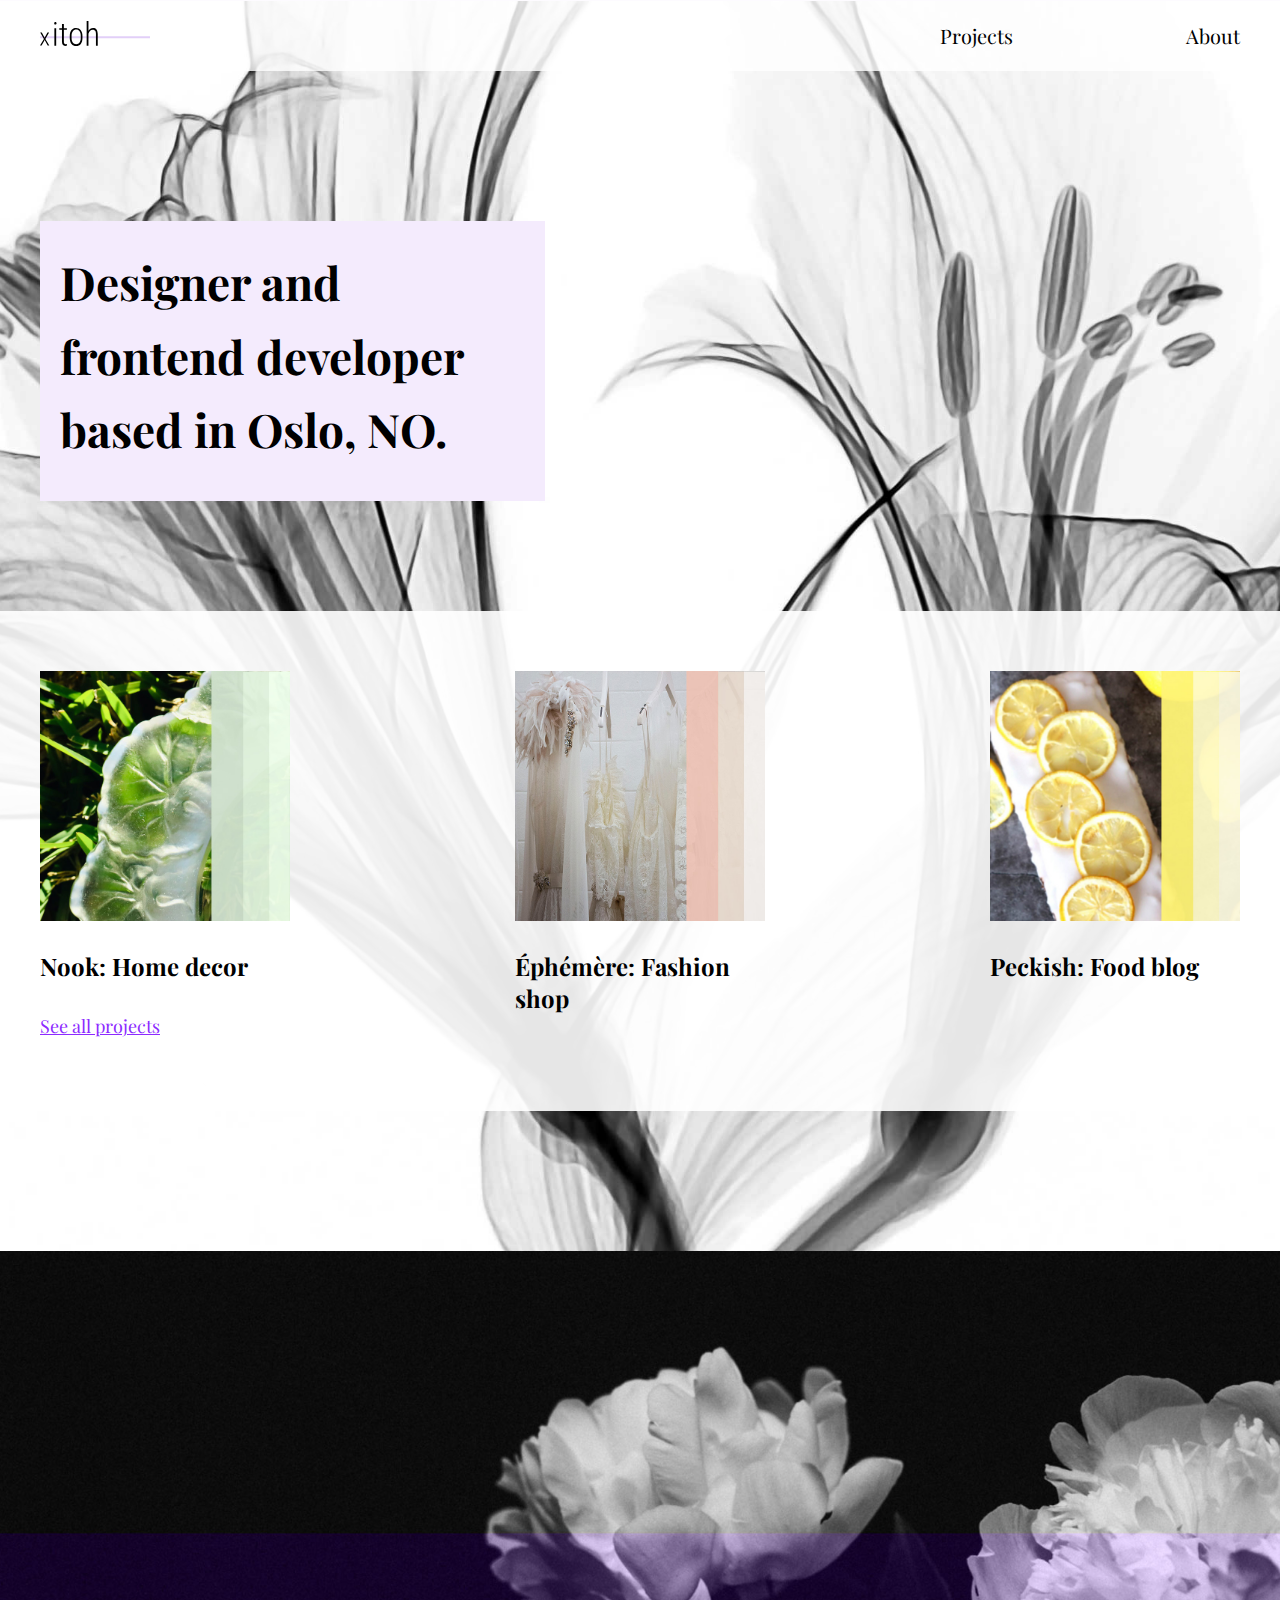
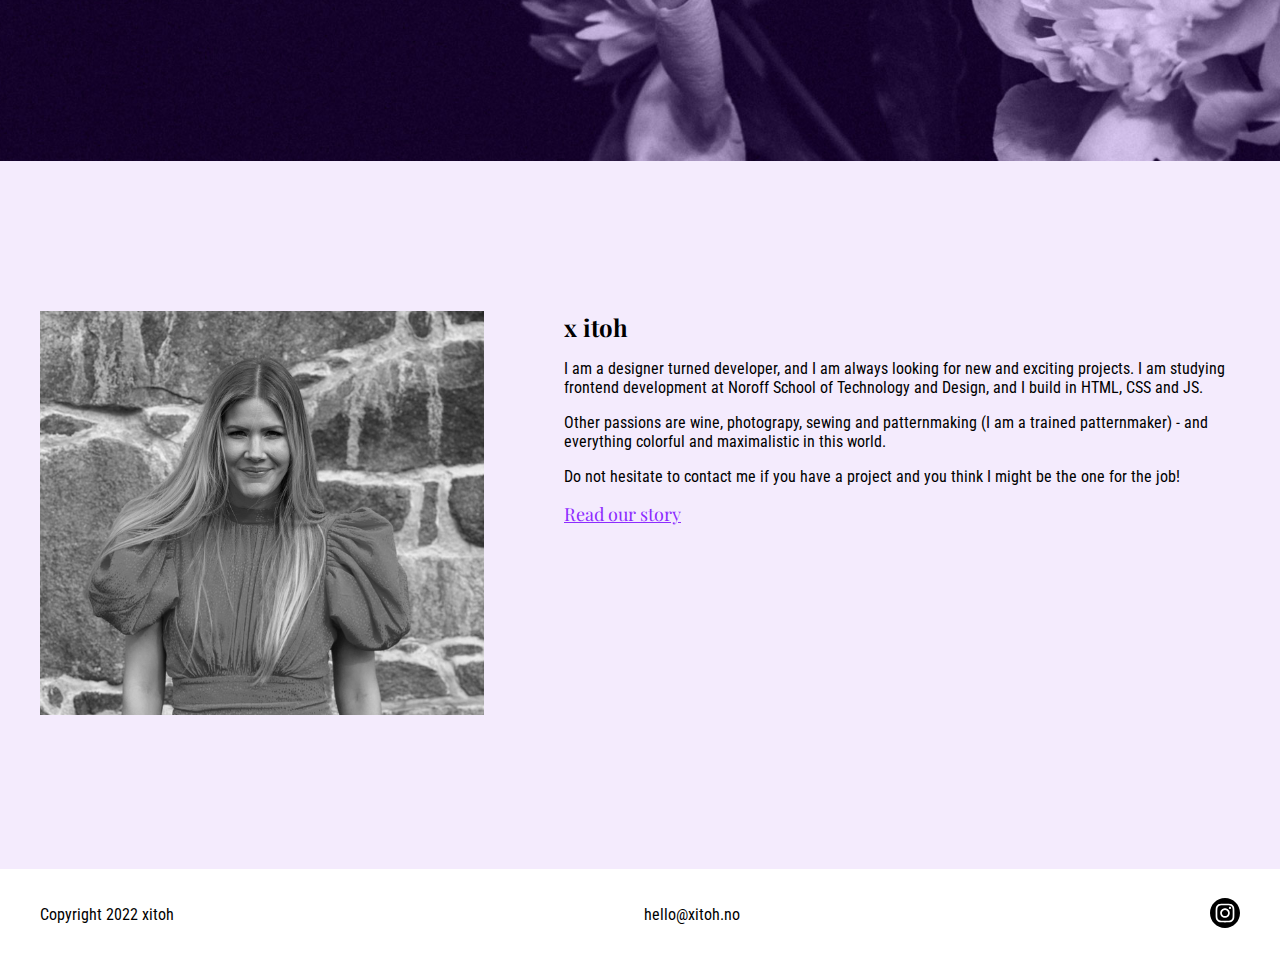
<file: index.html>
<!DOCTYPE html>
<html lang="en">
  <head>
    <meta charset="UTF-8" />
    <meta name="viewport" content="width=device-width, initial-scale=1.0" />
    <meta
      name="description"
      content="xitoh | Design and front-end development"
    />
    <title>xitoh | Home</title>
    <link href="css/style.css" rel="stylesheet" />
    <link rel="preconnect" href="https://fonts.googleapis.com" />
    <link rel="preconnect" href="https://fonts.gstatic.com" crossorigin />
    <link
      href="https://fonts.googleapis.com/css2?family=Playfair+Display&family=Roboto+Condensed:wght@300;400&display=swap"
      rel="stylesheet"
    />
  </head>

  <body>
    <nav>
      <div class="menu container"></div>
    </nav>
    <section class="index-section__1">
      <div class="index-section__1--photo"></div>
      <div class="content-width">
        <div class="index-section__1--text">
          <h1>Designer and frontend developer based in Oslo, NO.</h1>
        </div>
      </div>
      <div class="index-section__1--fullwidth">
        <div class="content-width">
          <div class="index-section__1--featured">
            <div class="index-section__1--featuredproject">
              <a href="nook.html">
                <img
                  class="index-section__1--featuredproject--image"
                  src="images/nook.jpg"
                  alt="Green decorative dish"
                />
              </a>
              <a href="nook.html">
                <h2>Nook: Home decor</h2>
              </a>
            </div>
            <div class="index-section__1--featuredproject">
              <a href="ephemere.html">
                <img
                  class="index-section__1--featuredproject--image"
                  src="images/ephemere.jpg"
                  alt="clothes on a rack"
                />
              </a>
              <a href="ephemere.html"> <h2>Éphémère: Fashion shop</h2></a>
            </div>
            <div class="index-section__1--featuredproject">
              <a href="peckish.html">
                <img
                  class="index-section__1--featuredproject--image"
                  src="images/peckish.jpg"
                  alt="Lemon cake"
                />
              </a>
              <a href="peckish.html"><h2>Peckish: Food blog</h2></a>
            </div>
          </div>
          <a class="link" href="projects.html">See all projects</a>
        </div>
      </div>
    </section>
    <section class="index-section__2">
      <div class="index-section__2--photo"></div>
    </section>
    <section class="index-section__3">
      <div class="index-section__3--flex content-width">
        <div class="index-section__3--flex--item1">
          <img src="images/lisa.jpg" alt="photo of Lisa" />
        </div>
        <div class="index-section__3--flex--item2">
          <h2>x itoh</h2>
          <p>
            I am a designer turned developer, and I am always looking for new
            and exciting projects. I am studying frontend development at Noroff
            School of Technology and Design, and I build in HTML, CSS and JS.
          </p>
          <p>
            Other passions are wine, photograpy, sewing and patternmaking (I am
            a trained patternmaker) - and everything colorful and maximalistic
            in this world.
          </p>
          <p>
            Do not hesitate to contact me if you have a project and you think I
            might be the one for the job!
          </p>
          <a class="link" href="about.html">Read our story</a>
        </div>
      </div>
    </section>
    <footer>
      <div class="footer footer__flex content-width">
        <p>Copyright 2022 xitoh</p>
        <p>hello@xitoh.no</p>
        <a href="http://instagram.com/xitoh"
          ><img
            class="footer__flex--icon"
            src="icons/instagram.svg"
            alt="instagram icon"
        /></a>
      </div>
    </footer>
    <script src="js/script.js" type="module"></script>
  </body>
</html>
</file>
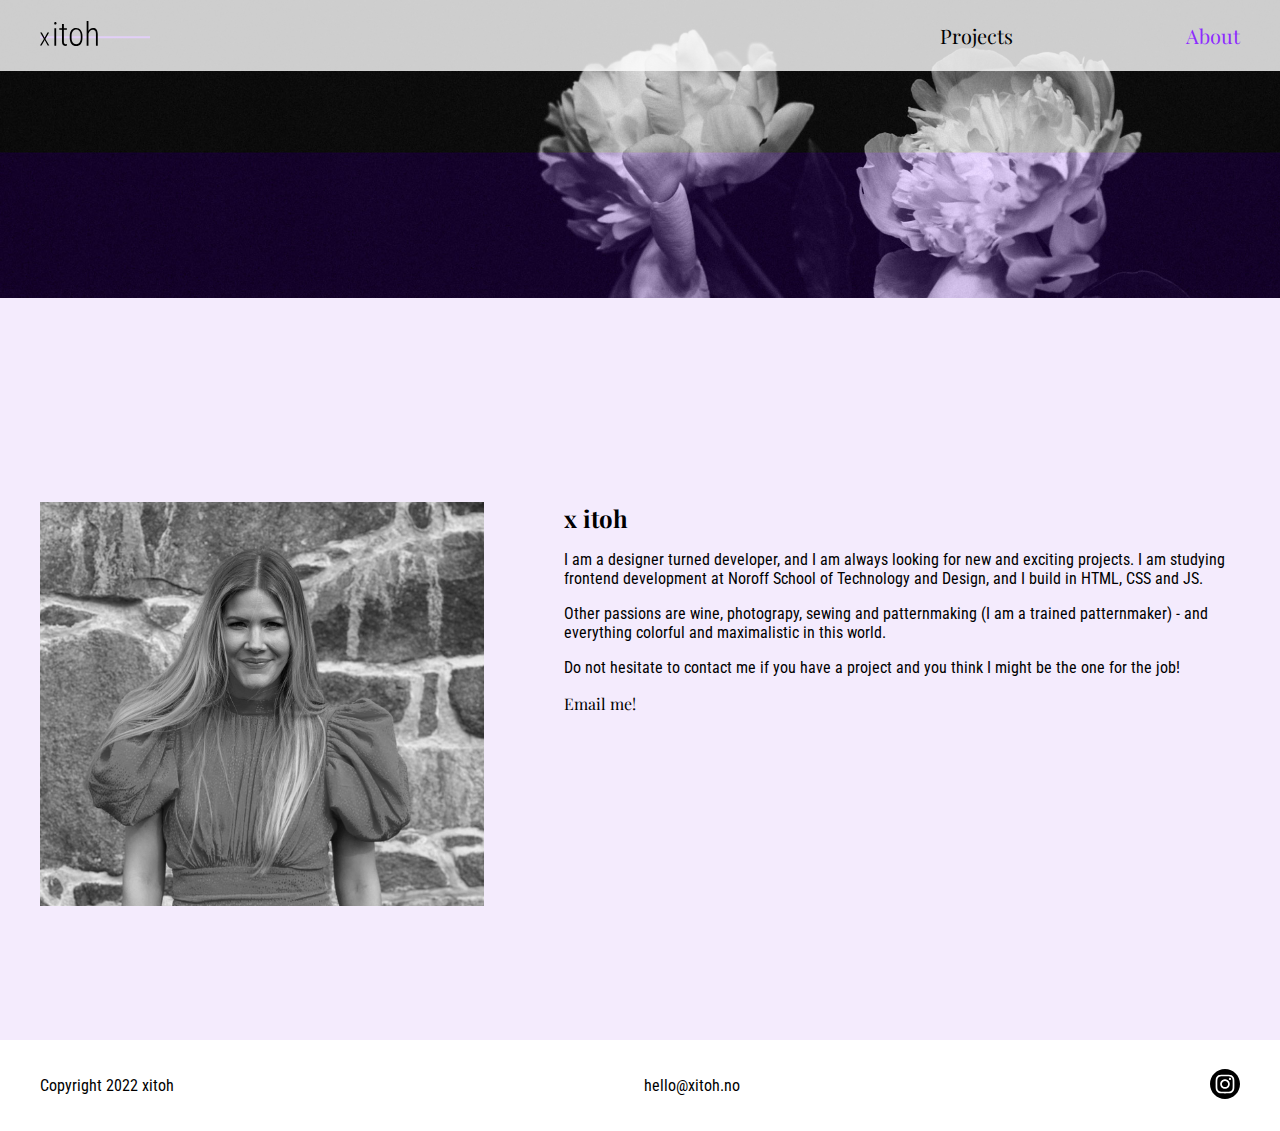
<file: about.html>
<!DOCTYPE html>
<html lang="en">
  <head>
    <meta charset="UTF-8" />
    <meta name="viewport" content="width=device-width, initial-scale=1.0" />
    <meta
      name="description"
      content="xitoh | Design and front-end development"
    />
    <title>xitoh | About</title>
    <link href="css/style.css" rel="stylesheet" />
    <link rel="preconnect" href="https://fonts.googleapis.com" />
    <link rel="preconnect" href="https://fonts.gstatic.com" crossorigin />
    <link
      href="https://fonts.googleapis.com/css2?family=Playfair+Display&family=Roboto+Condensed:wght@300;400&display=swap"
      rel="stylesheet"
    />
  </head>

  <body class="gradient">
    <nav>
      <div class="menu container"></div>
    </nav>
    <section class="header">
      <img src="images/peony.jpg" />
    </section>
    <section class="about-section">
      <div class="about-section--flex content-width">
        <div class="about-section--flex--item1">
          <img src="images/lisa.jpg" alt="photo of Lisa" />
        </div>
        <div class="about-section--flex--item2">
          <h2>x itoh</h2>
          <p>
            I am a designer turned developer, and I am always looking for new
            and exciting projects. I am studying frontend development at Noroff
            School of Technology and Design, and I build in HTML, CSS and JS.
          </p>
          <p>
            Other passions are wine, photograpy, sewing and patternmaking (I am
            a trained patternmaker) - and everything colorful and maximalistic
            in this world.
          </p>
          <p>
            Do not hesitate to contact me if you have a project and you think I
            might be the one for the job!
          </p>
          <a href="mailto:hello@xitoh.no">Email me!</a>
        </div>
      </div>
    </section>
    <footer>
      <div class="footer footer__flex content-width">
        <p>Copyright 2022 xitoh</p>
        <p>hello@xitoh.no</p>
        <a href="http://instagram.com/xitoh"
          ><img
            class="footer__flex--icon"
            src="icons/instagram.svg"
            alt="instagram icon"
        /></a>
      </div>
    </footer>
    <script src="js/script.js" type="module"></script>
  </body>
</html>
</file>
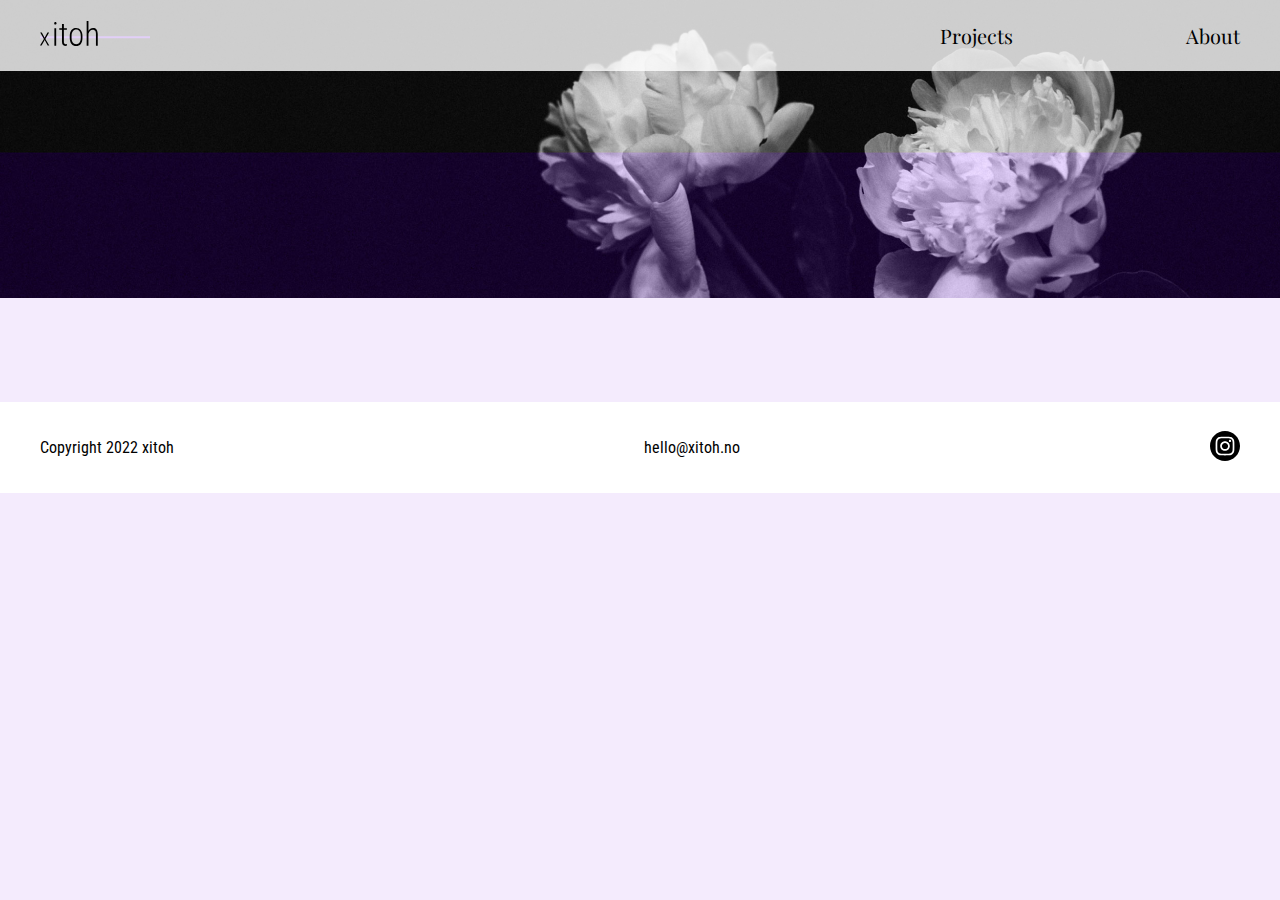
<file: contact.html>
<!DOCTYPE html>
<html lang="en">
  <head>
    <meta charset="UTF-8" />
    <meta name="viewport" content="width=device-width, initial-scale=1.0" />
    <meta
      name="description"
      content="xitoh | Design and front-end development"
    />
    <title>xitoh | Contact</title>
    <link href="css/style.css" rel="stylesheet" />
    <link rel="preconnect" href="https://fonts.googleapis.com" />
    <link rel="preconnect" href="https://fonts.gstatic.com" crossorigin />
    <link
      href="https://fonts.googleapis.com/css2?family=Playfair+Display&family=Roboto+Condensed:wght@300;400&display=swap"
      rel="stylesheet"
    />
  </head>

  <body class="gradient">
    <nav>
      <div class="menu container"></div>
    </nav>
    <section class="header">
      <img src="images/peony.jpg" />
    </section>
    <footer>
      <div class="footer footer__flex content-width">
        <p>Copyright 2022 xitoh</p>
        <p>hello@xitoh.no</p>
        <a href="http://instagram.com/xitoh"
          ><img
            class="footer__flex--icon"
            src="icons/instagram.svg"
            alt="instagram icon"
        /></a>
      </div>
    </footer>
    <script src="js/script.js" type="module"></script>
  </body>
</html>
</file>
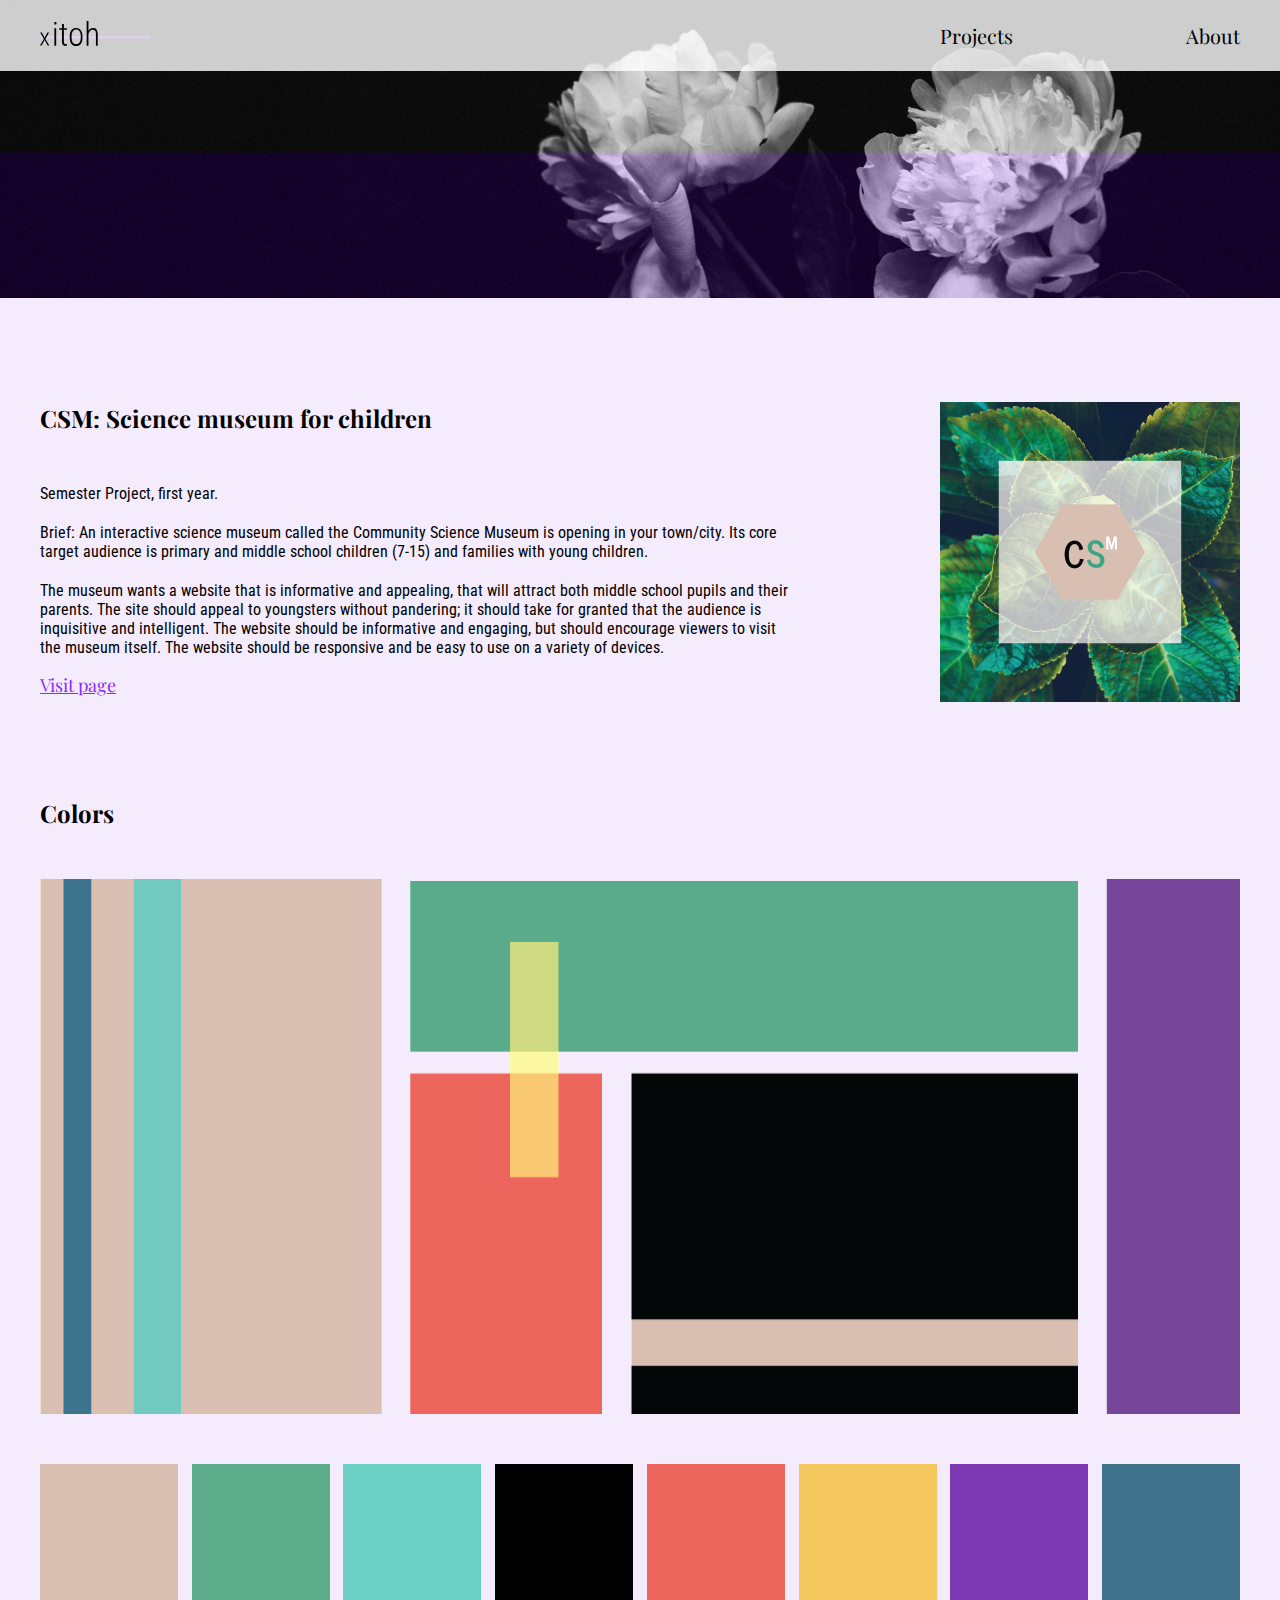
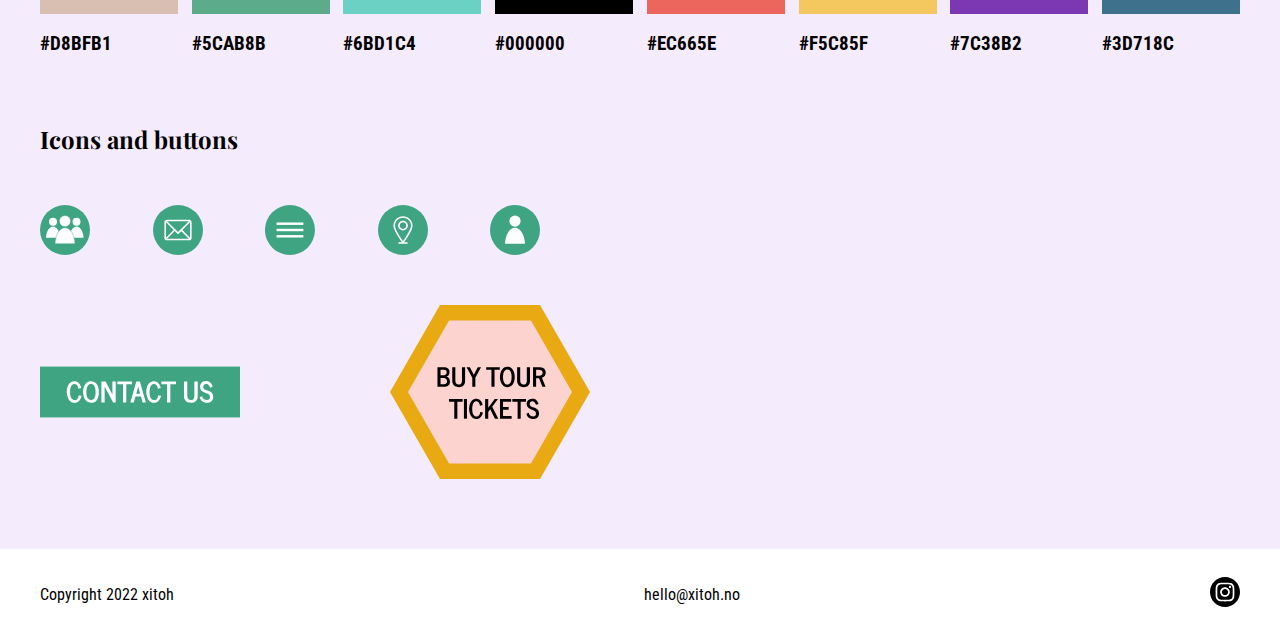
<file: CSM.html>
<!DOCTYPE html>
<html lang="en">
  <head>
    <meta charset="UTF-8" />
    <meta name="viewport" content="width=device-width, initial-scale=1.0" />
    <meta name="description" content="xitoh | csm" />
    <title>xitoh | CSM</title>
    <link href="css/style.css" rel="stylesheet" />
    <link rel="preconnect" href="https://fonts.googleapis.com" />
    <link rel="preconnect" href="https://fonts.gstatic.com" crossorigin />
    <link
      href="https://fonts.googleapis.com/css2?family=Playfair+Display&family=Roboto+Condensed:wght@300;400&display=swap"
      rel="stylesheet"
    />
  </head>

  <body class="gradient">
    <nav>
      <div class="menu container"></div>
    </nav>
    <section class="header">
      <img src="images/peony.jpg" />
    </section>
    <section class="detail__flex container">
      <div class="projects__flex--item">
        <div class="projects__flex--item--column1">
          <a href="https://csciencemuseum.netlify.app">
            <h2 class="projects__flex--item--header">
              CSM: Science museum for children
            </h2>
          </a>
          <p class="projects__flex--item--paragraph">
            Semester Project, first year.
          </p>
          <p class="projects__flex--item--paragraph">
            Brief: An interactive science museum called the Community Science
            Museum is opening in your town/city. Its core target audience is
            primary and middle school children (7-15) and families with young
            children.
          </p>
          <p>
            The museum wants a website that is informative and appealing, that
            will attract both middle school pupils and their parents. The site
            should appeal to youngsters without pandering; it should take for
            granted that the audience is inquisitive and intelligent. The
            website should be informative and engaging, but should encourage
            viewers to visit the museum itself. The website should be responsive
            and be easy to use on a variety of devices.
          </p>
          <a class="link" href="https://csciencemuseum.netlify.app"
            >Visit page</a
          >
        </div>
        <div class="projects__flex--item--column2 projects__flex--item--image">
          <a href="https://csciencemuseum.netlify.app">
            <img src="images/csm-details.jpg" alt="csm website link"
          /></a>
        </div>
      </div>
      <div class="projects__flex--item">
        <div class="projects__flex--item--colors">
          <h2 class="projects__flex--item--header">Colors</h2>
          <div class="projects__flex--item--colorsimg">
            <img src="images/colors-csm.png" />
          </div>
        </div>
      </div>
      <div class="projects__flex--item colorsamples">
        <div class="projects__flex--item--color-sample--div">
          <div class="projects__flex--item--color-sample D8BFB1"></div>
          <h3>#D8BFB1</h3>
        </div>
        <div class="projects__flex--item--color-sample--div">
          <div class="projects__flex--item--color-sample green-5CAB8B"></div>
          <h3>#5CAB8B</h3>
        </div>
        <div class="projects__flex--item--color-sample--div">
          <div class="projects__flex--item--color-sample green-6BD1C4"></div>
          <h3>#6BD1C4</h3>
        </div>
        <div class="projects__flex--item--color-sample--div">
          <div class="projects__flex--item--color-sample black-000000"></div>
          <h3>#000000</h3>
        </div>
        <div class="projects__flex--item--color-sample--div">
          <div class="projects__flex--item--color-sample EC665E"></div>
          <h3>#EC665E</h3>
        </div>
        <div class="projects__flex--item--color-sample--div">
          <div class="projects__flex--item--color-sample F5C85F"></div>
          <h3>#F5C85F</h3>
        </div>
        <div class="projects__flex--item--color-sample--div">
          <div class="projects__flex--item--color-sample purple-7C38B2"></div>
          <h3>#7C38B2</h3>
        </div>
        <div class="projects__flex--item--color-sample--div">
          <div class="projects__flex--item--color-sample blue-3D718C"></div>
          <h3>#3D718C</h3>
        </div>
      </div>
      <h2 class="projects__flex--item--header">Icons and buttons</h2>
      <div class="projects__flex--item projects__flex--item--icons">
        <img class="projects-icons" src="icons/csm-icon-community.svg" />
        <img class="projects-icons" src="icons/csm-icon-mail.svg" />
        <img class="projects-icons" src="icons/csm-icon-menu.svg" />
        <img class="projects-icons" src="icons/csm-icon-nav.svg" />
        <img class="projects-icons" src="icons/csm-icon-profile.svg" />
      </div>
      <div class="projects__flex--item projects__flex--item--buttons">
        <img
          class="projects-icons"
          src="icons/csm-button-contactus-mobile.svg"
        />
        <img class="projects-icons" src="icons/csm-buytickets-mobile.svg" />
      </div>
    </section>
    <footer>
      <div class="footer footer__flex content-width">
        <p>Copyright 2022 xitoh</p>
        <p>hello@xitoh.no</p>
        <a href="http://instagram.com/xitoh"
          ><img
            class="footer__flex--icon"
            src="icons/instagram.svg"
            alt="instagram icon"
        /></a>
      </div>
    </footer>
    <script src="js/script.js" type="module"></script>
  </body>
</html>
</file>
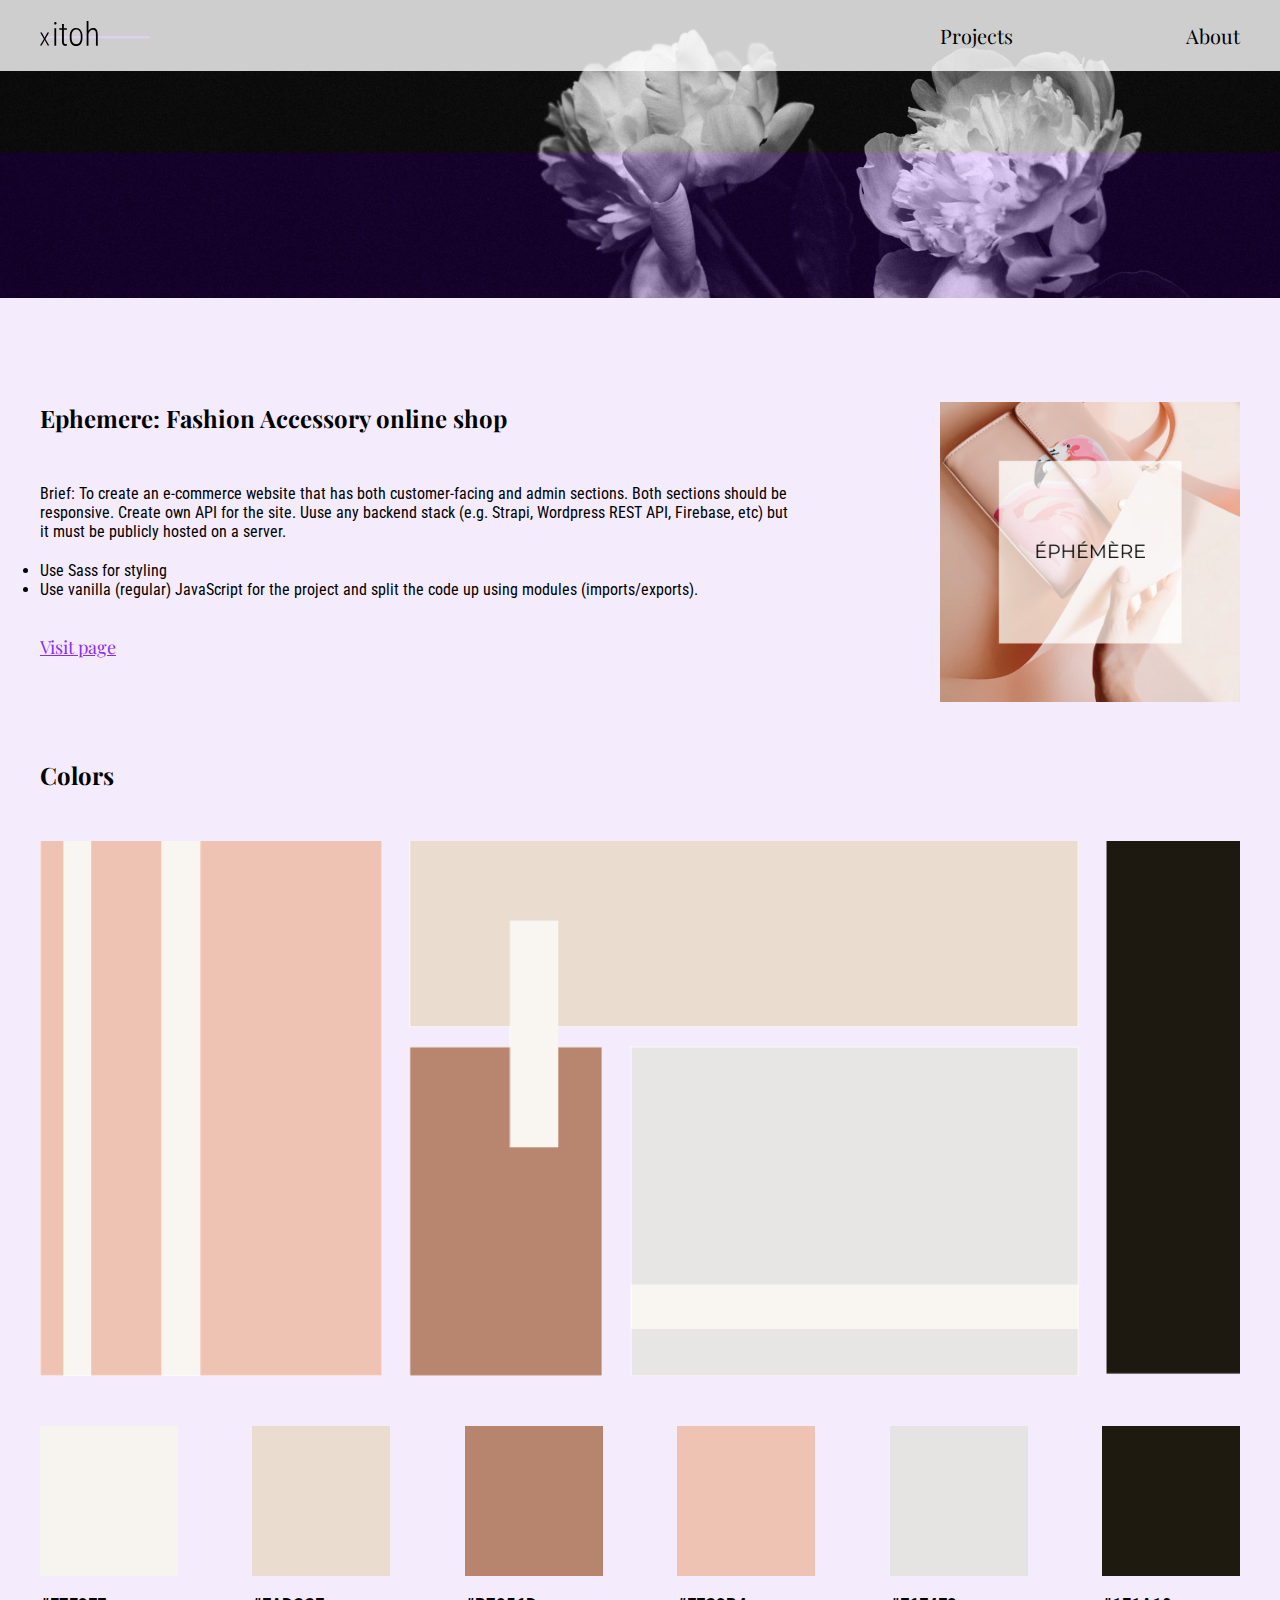
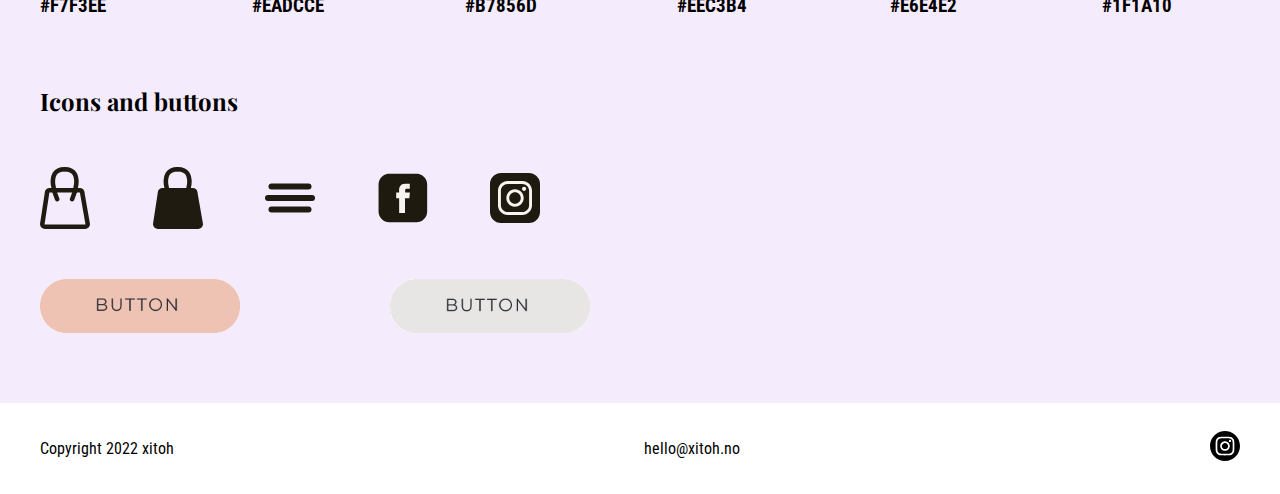
<file: ephemere.html>
<!DOCTYPE html>
<html lang="en">
  <head>
    <meta charset="UTF-8" />
    <meta name="viewport" content="width=device-width, initial-scale=1.0" />
    <meta
      name="description"
      content="xitoh | Design and front-end development"
    />
    <title>xitoh | Projects</title>
    <link href="css/style.css" rel="stylesheet" />
    <link rel="preconnect" href="https://fonts.googleapis.com" />
    <link rel="preconnect" href="https://fonts.gstatic.com" crossorigin />
    <link
      href="https://fonts.googleapis.com/css2?family=Playfair+Display&family=Roboto+Condensed:wght@300;400&display=swap"
      rel="stylesheet"
    />
  </head>

  <body class="gradient">
    <nav>
      <div class="menu container"></div>
    </nav>
    <section class="header">
      <img src="images/peony.jpg" />
    </section>
    <section class="detail__flex container">
      <div class="projects__flex--item">
        <div class="projects__flex--item--column1">
          <a href="https://ephemere.netlify.app">
            <h2 class="projects__flex--item--header">
              Ephemere: Fashion Accessory online shop
            </h2>
          </a>
          <p class="projects__flex--item--paragraph">
            Brief: To create an e-commerce website that has both customer-facing
            and admin sections. Both sections should be responsive. Create own
            API for the site. Uuse any backend stack (e.g. Strapi, Wordpress
            REST API, Firebase, etc) but it must be publicly hosted on a server.
          </p>
          <ul class="projects__flex--item--ul">
            <li>Use Sass for styling</li>
            <li>
              Use vanilla (regular) JavaScript for the project and split the
              code up using modules (imports/exports).
            </li>
          </ul>

          <a class="link" href="https://ephemere.netlify.app">Visit page</a>
        </div>
        <div class="projects__flex--item--column2 projects__flex--item--image">
          <a href="https://ephemere.netlify.app">
            <img src="images/ephemere-details.jpg" alt="ephemere website link"
          /></a>
        </div>
      </div>
      <div class="projects__flex--item">
        <div class="projects__flex--item--colors">
          <h2 class="projects__flex--item--header">Colors</h2>
          <div class="projects__flex--item--colorsimg">
            <img src="images/colors-ephemere.png" />
          </div>
        </div>
      </div>
      <div class="projects__flex--item colorsamples">
        <div class="projects__flex--item--color-sample--div">
          <div class="projects__flex--item--color-sample F7F3EE"></div>
          <h3>#F7F3EE</h3>
        </div>
        <div class="projects__flex--item--color-sample--div">
          <div class="projects__flex--item--color-sample EADCCE"></div>
          <h3>#EADCCE</h3>
        </div>
        <div class="projects__flex--item--color-sample--div">
          <div class="projects__flex--item--color-sample B7856D"></div>
          <h3>#B7856D</h3>
        </div>
        <div class="projects__flex--item--color-sample--div">
          <div class="projects__flex--item--color-sample EEC3B4"></div>
          <h3>#EEC3B4</h3>
        </div>
        <div class="projects__flex--item--color-sample--div">
          <div class="projects__flex--item--color-sample E6E4E2"></div>
          <h3>#E6E4E2</h3>
        </div>
        <div class="projects__flex--item--color-sample--div">
          <div class="projects__flex--item--color-sample black"></div>
          <h3>#1F1A10</h3>
        </div>
      </div>
      <h2 class="projects__flex--item--header">Icons and buttons</h2>
      <div class="projects__flex--item projects__flex--item--icons">
        <img class="projects-icons" src="icons/ephemere-cart-stroke.svg" />
        <img class="projects-icons" src="icons/ephemere-cart-filled.svg" />
        <img class="projects-icons" src="icons/ephemere-menu.svg" />
        <img class="projects-icons" src="icons/ephemere-facebook.svg" />
        <img class="projects-icons" src="icons/ephemere-instagram.svg" />
      </div>
      <div class="projects__flex--item projects__flex--item--buttons">
        <img class="projects-icons" src="icons/ephemere-button-coral.png" />
        <img class="projects-icons" src="icons/ephemere-button-grey.png" />
      </div>
    </section>
    <footer>
      <div class="footer footer__flex content-width">
        <p>Copyright 2022 xitoh</p>
        <p>hello@xitoh.no</p>
        <a href="http://instagram.com/xitoh"
          ><img
            class="footer__flex--icon"
            src="icons/instagram.svg"
            alt="instagram icon"
        /></a>
      </div>
    </footer>
    <script src="js/script.js" type="module"></script>
  </body>
</html>
</file>
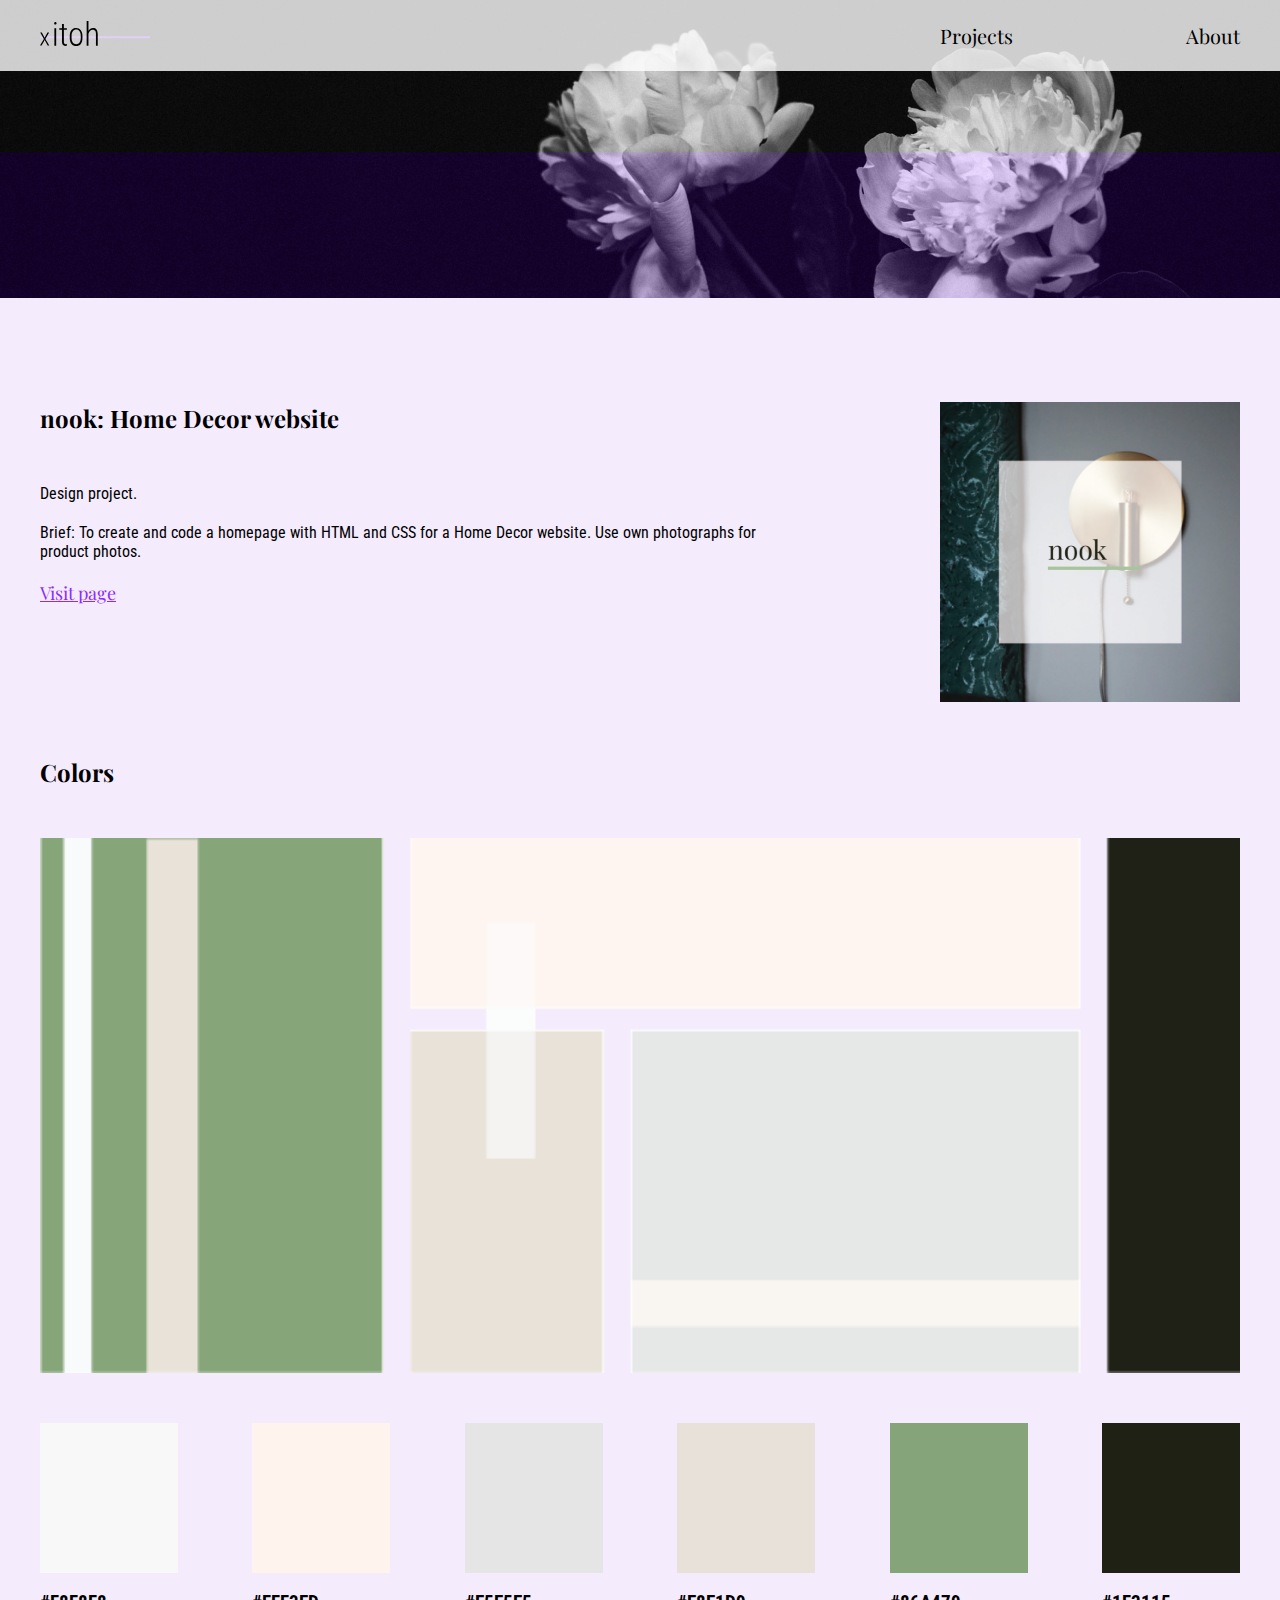
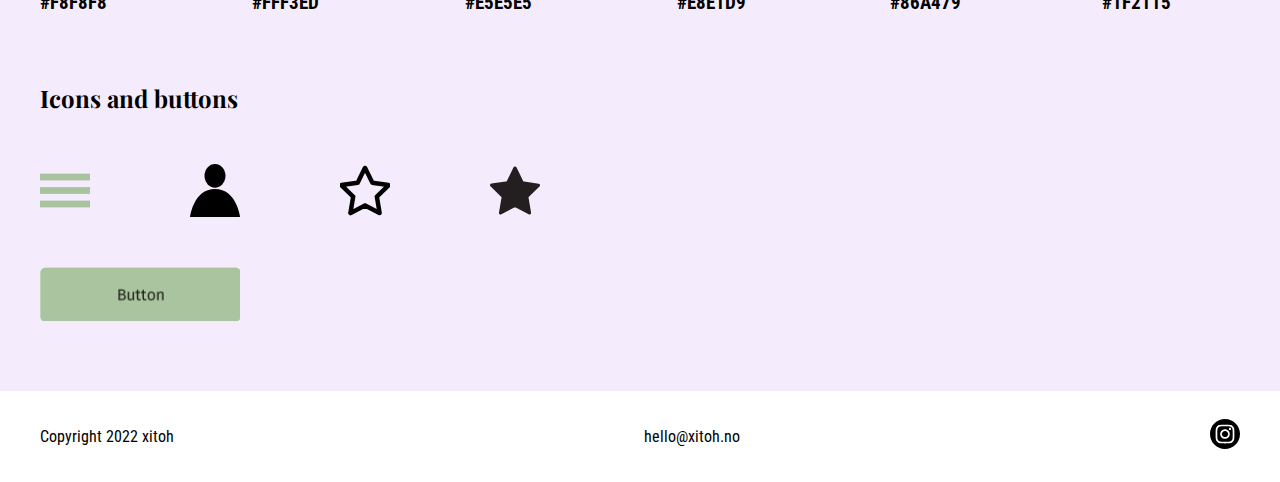
<file: nook.html>
<!DOCTYPE html>
<html lang="en">
  <head>
    <meta charset="UTF-8" />
    <meta name="viewport" content="width=device-width, initial-scale=1.0" />
    <meta name="description" content="xitoh | nook" />
    <title>xitoh | nook Home Decor</title>
    <link href="css/style.css" rel="stylesheet" />
    <link rel="preconnect" href="https://fonts.googleapis.com" />
    <link rel="preconnect" href="https://fonts.gstatic.com" crossorigin />
    <link
      href="https://fonts.googleapis.com/css2?family=Playfair+Display&family=Roboto+Condensed:wght@300;400&display=swap"
      rel="stylesheet"
    />
  </head>

  <body class="gradient">
    <nav>
      <div class="menu container"></div>
    </nav>
    <section class="header">
      <img src="images/peony.jpg" />
    </section>
    <section class="detail__flex container">
      <div class="projects__flex--item">
        <div class="projects__flex--item--column1">
          <a href="https://nookhomedecor.netlify.app">
            <h2 class="projects__flex--item--header">
              nook: Home Decor website
            </h2>
          </a>
          <p class="projects__flex--item--paragraph">
            Design project. </p>
            <p class="projects__flex--item--paragraph">Brief: To create and code a homepage with HTML and CSS for a Home Decor website. Use own photographs for product photos.</p>
          </p>
          <a class="link" href="https://nookhomedecor.netlify.app">Visit page</a>
        </div>
        <div class="projects__flex--item--column2 projects__flex--item--image">
          <a href="https://nookhomedecor.netlify.app">
            <img src="images/nook-details.jpg" alt="nook website link"
          /></a>
        </div>
      </div>
      <div class="projects__flex--item">
        <div class="projects__flex--item--colors">
          <h2 class="projects__flex--item--header">Colors</h2>
          <div class="projects__flex--item--colorsimg">
            <img src="images/colors-nook.png" />
          </div>
        </div>
      </div>
      <div class="projects__flex--item colorsamples">
        <div class="projects__flex--item--color-sample--div">
          <div class="projects__flex--item--color-sample F8F8F8"></div>
          <h3>#F8F8F8</h3>
        </div>
        <div class="projects__flex--item--color-sample--div">
          <div class="projects__flex--item--color-sample FFF3ED"></div>
          <h3>#FFF3ED</h3>
        </div>
        <div class="projects__flex--item--color-sample--div">
          <div class="projects__flex--item--color-sample E5E5E5"></div>
          <h3>#E5E5E5</h3>
        </div>
        <div class="projects__flex--item--color-sample--div">
          <div class="projects__flex--item--color-sample E8E1D9"></div>
          <h3>#E8E1D9</h3>
        </div>
        <div class="projects__flex--item--color-sample--div">
          <div class="projects__flex--item--color-sample green-86a479"></div>
          <h3>#86A479</h3>
        </div>
        <div class="projects__flex--item--color-sample--div">
          <div class="projects__flex--item--color-sample black-1F2115"></div>
          <h3>#1F2115</h3>
        </div>
      </div>
      <h2 class="projects__flex--item--header">Icons and buttons</h2>
      <div class="projects__flex--item projects__flex--item--icons">
        <img class="projects-icons" src="icons/nook-menu.svg" />
        <img class="projects-icons" src="icons/nook-profile.svg" />
        <img class="projects-icons" src="icons/nook-star-stroke.svg" />
        <img class="projects-icons" src="icons/nook-star-full.svg" />
      </div>
      <div class="projects__flex--item projects__flex--item--buttons">
        <img class="projects-icons" src="icons/nook-button.png" />
      </div>
    </section>
    <footer>
      <div class="footer footer__flex content-width">
        <p>Copyright 2022 xitoh</p>
        <p>hello@xitoh.no</p>
        <a href="http://instagram.com/xitoh"
          ><img
            class="footer__flex--icon"
            src="icons/instagram.svg"
            alt="instagram icon"
        /></a>
      </div>
    </footer>
    <script src="js/script.js" type="module"></script>
  </body>
</html>
</file>
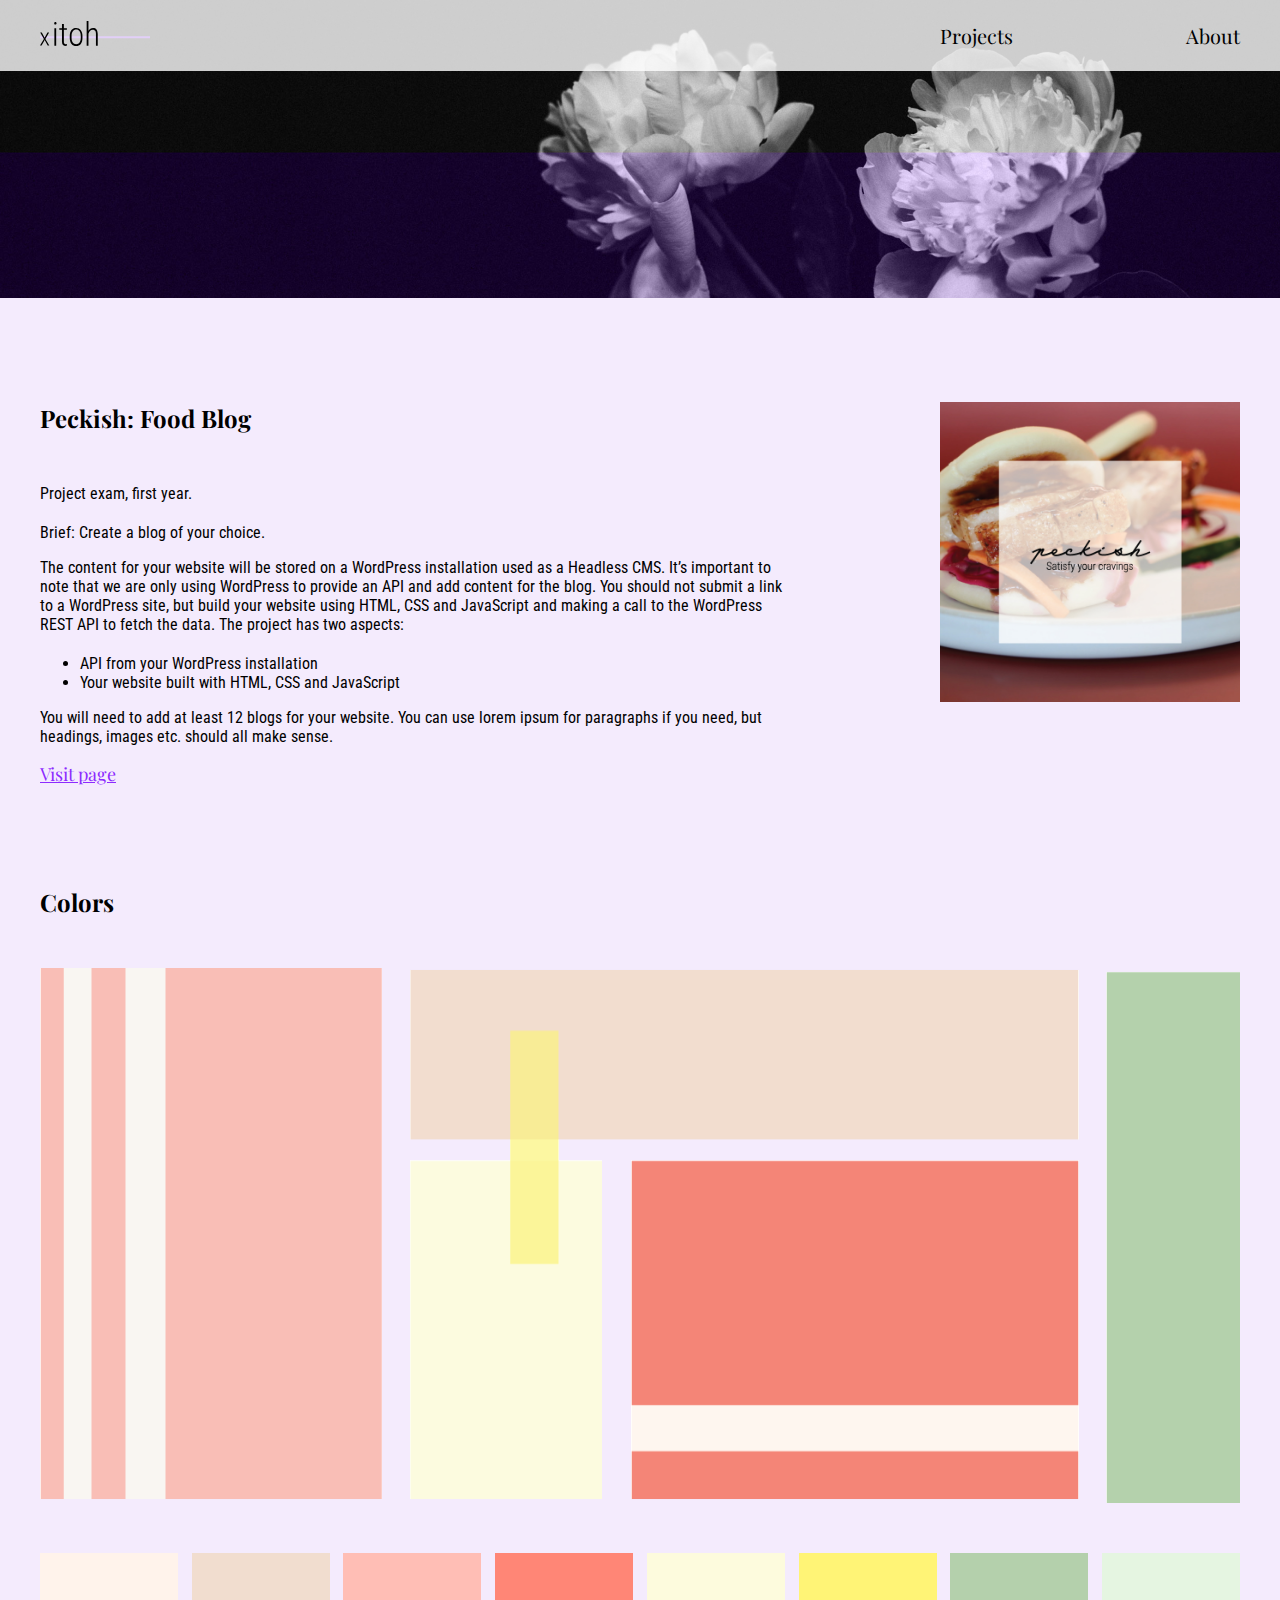
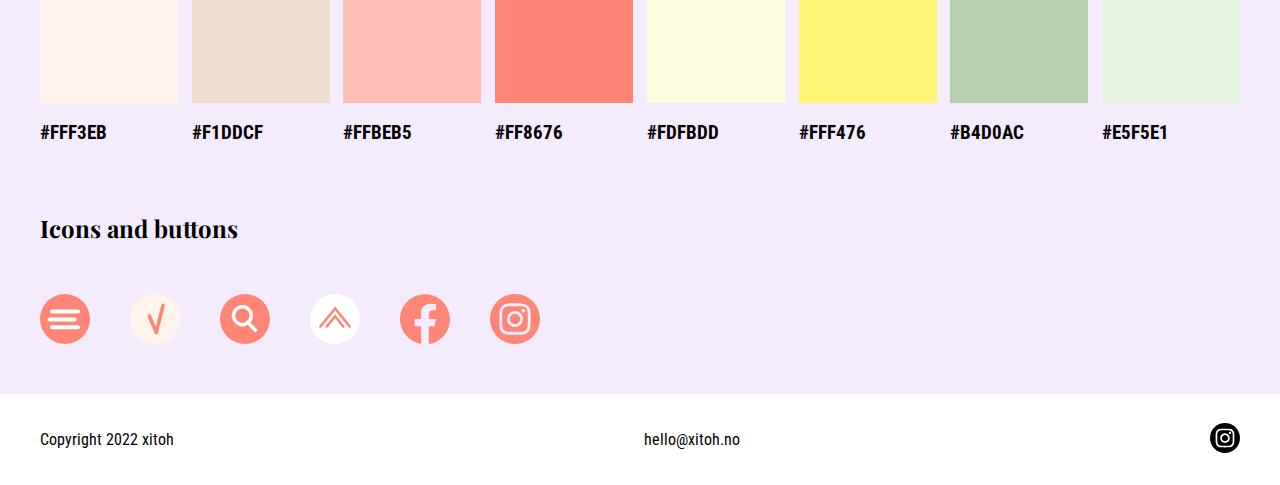
<file: peckish.html>
<!DOCTYPE html>
<html lang="en">
  <head>
    <meta charset="UTF-8" />
    <meta name="viewport" content="width=device-width, initial-scale=1.0" />
    <meta name="description" content="xitoh | nook" />
    <title>xitoh | Peckish</title>
    <link href="css/style.css" rel="stylesheet" />
    <link rel="preconnect" href="https://fonts.googleapis.com" />
    <link rel="preconnect" href="https://fonts.gstatic.com" crossorigin />
    <link
      href="https://fonts.googleapis.com/css2?family=Playfair+Display&family=Roboto+Condensed:wght@300;400&display=swap"
      rel="stylesheet"
    />
  </head>

  <body class="gradient">
    <nav>
      <div class="menu container"></div>
    </nav>
    <section class="header">
      <img src="images/peony.jpg" />
    </section>
    <section class="detail__flex container">
      <div class="projects__flex--item">
        <div class="projects__flex--item--column1">
          <a href="https://peckishblog.netlify.app">
            <h2 class="projects__flex--item--header">Peckish: Food Blog</h2>
          </a>
          <p class="projects__flex--item--paragraph">
            Project exam, first year. </p>
           <p class="projects__flex--item--paragraph"></p>
            Brief: Create a blog of your choice. </p><p class="projects__flex--item--paragraph"> The content for your website will be stored on a WordPress installation used as a Headless CMS. It’s important to note that we are only using WordPress to provide an API and add content for the blog. You should not submit a link to a WordPress site, but build your website using HTML, CSS and JavaScript and making a call to the WordPress REST API to fetch the data.
            The project has two aspects:
             <ul><li>API from your WordPress installation</li>
             <li>Your website built with HTML, CSS and JavaScript
             </li>
           </ul>
            You will need to add at least 12 blogs for your website. You can use lorem ipsum for paragraphs if you need, but headings, images etc. should all make sense.
           </p>
          <a class="link" href="https://peckishblog.netlify.app">Visit page</a>
        </div>
        <div class="projects__flex--item--column2 projects__flex--item--image">
          <a href="https://peckishblog.netlify.app">
            <img src="images/peckish-details.jpg" alt="nook website link"
          /></a>
        </div>
      </div>
      <div class="projects__flex--item">
        <div class="projects__flex--item--colors">
          <h2 class="projects__flex--item--header">Colors</h2>
          <div class="projects__flex--item--colorsimg">
            <img src="images/colors-peckish.png" />
          </div>
        </div>
      </div>
      <div class="projects__flex--item colorsamples">
        <div class="projects__flex--item--color-sample--div">
          <div class="projects__flex--item--color-sample FFF3EB"></div>
          <h3>#FFF3EB</h3>
        </div>
        <div class="projects__flex--item--color-sample--div">
          <div class="projects__flex--item--color-sample F1DDCF"></div>
          <h3>#F1DDCF</h3>
        </div>
        <div class="projects__flex--item--color-sample--div">
          <div class="projects__flex--item--color-sample FFBEB5"></div>
          <h3>#FFBEB5</h3>
        </div>
        <div class="projects__flex--item--color-sample--div">
          <div class="projects__flex--item--color-sample FF8676"></div>
          <h3>#FF8676</h3>
        </div>
        <div class="projects__flex--item--color-sample--div">
          <div class="projects__flex--item--color-sample FDFBDD"></div>
          <h3>#FDFBDD</h3>
        </div>
        <div class="projects__flex--item--color-sample--div">
          <div class="projects__flex--item--color-sample FFF476"></div>
          <h3>#FFF476</h3>
        </div>
        <div class="projects__flex--item--color-sample--div">
          <div class="projects__flex--item--color-sample B4D0AC"></div>
          <h3>#B4D0AC</h3>
        </div>
        <div class="projects__flex--item--color-sample--div">
          <div class="projects__flex--item--color-sample E5F5E1"></div>
          <h3>#E5F5E1</h3>
        </div>
      </div>
      <h2 class="projects__flex--item--header">Icons and buttons</h2>
      <div class="projects__flex--item projects__flex--item--icons">
        <img class="projects-icons" src="icons/peckish-menu-icon.svg" />
        <img class="projects-icons" src="icons/peckish-checksign.svg" />
        <img class="projects-icons" src="icons/peckish-search-icon.svg" />
        <img class="projects-icons" src="icons/peckish-totop.svg" />
        <img class="projects-icons" src="icons/peckish-SOME-facebook.svg" />
        <img class="projects-icons" src="icons/peckish-SOME-instagram.svg" />
      </div>
    </section>
    <footer>
      <div class="footer footer__flex content-width">
        <p>Copyright 2022 xitoh</p>
        <p>hello@xitoh.no</p>
        <a href="http://instagram.com/xitoh"
          ><img
            class="footer__flex--icon"
            src="icons/instagram.svg"
            alt="instagram icon"
        /></a>
      </div>
    </footer>
    <script src="js/script.js" type="module"></script>
  </body>
</html>
</file>
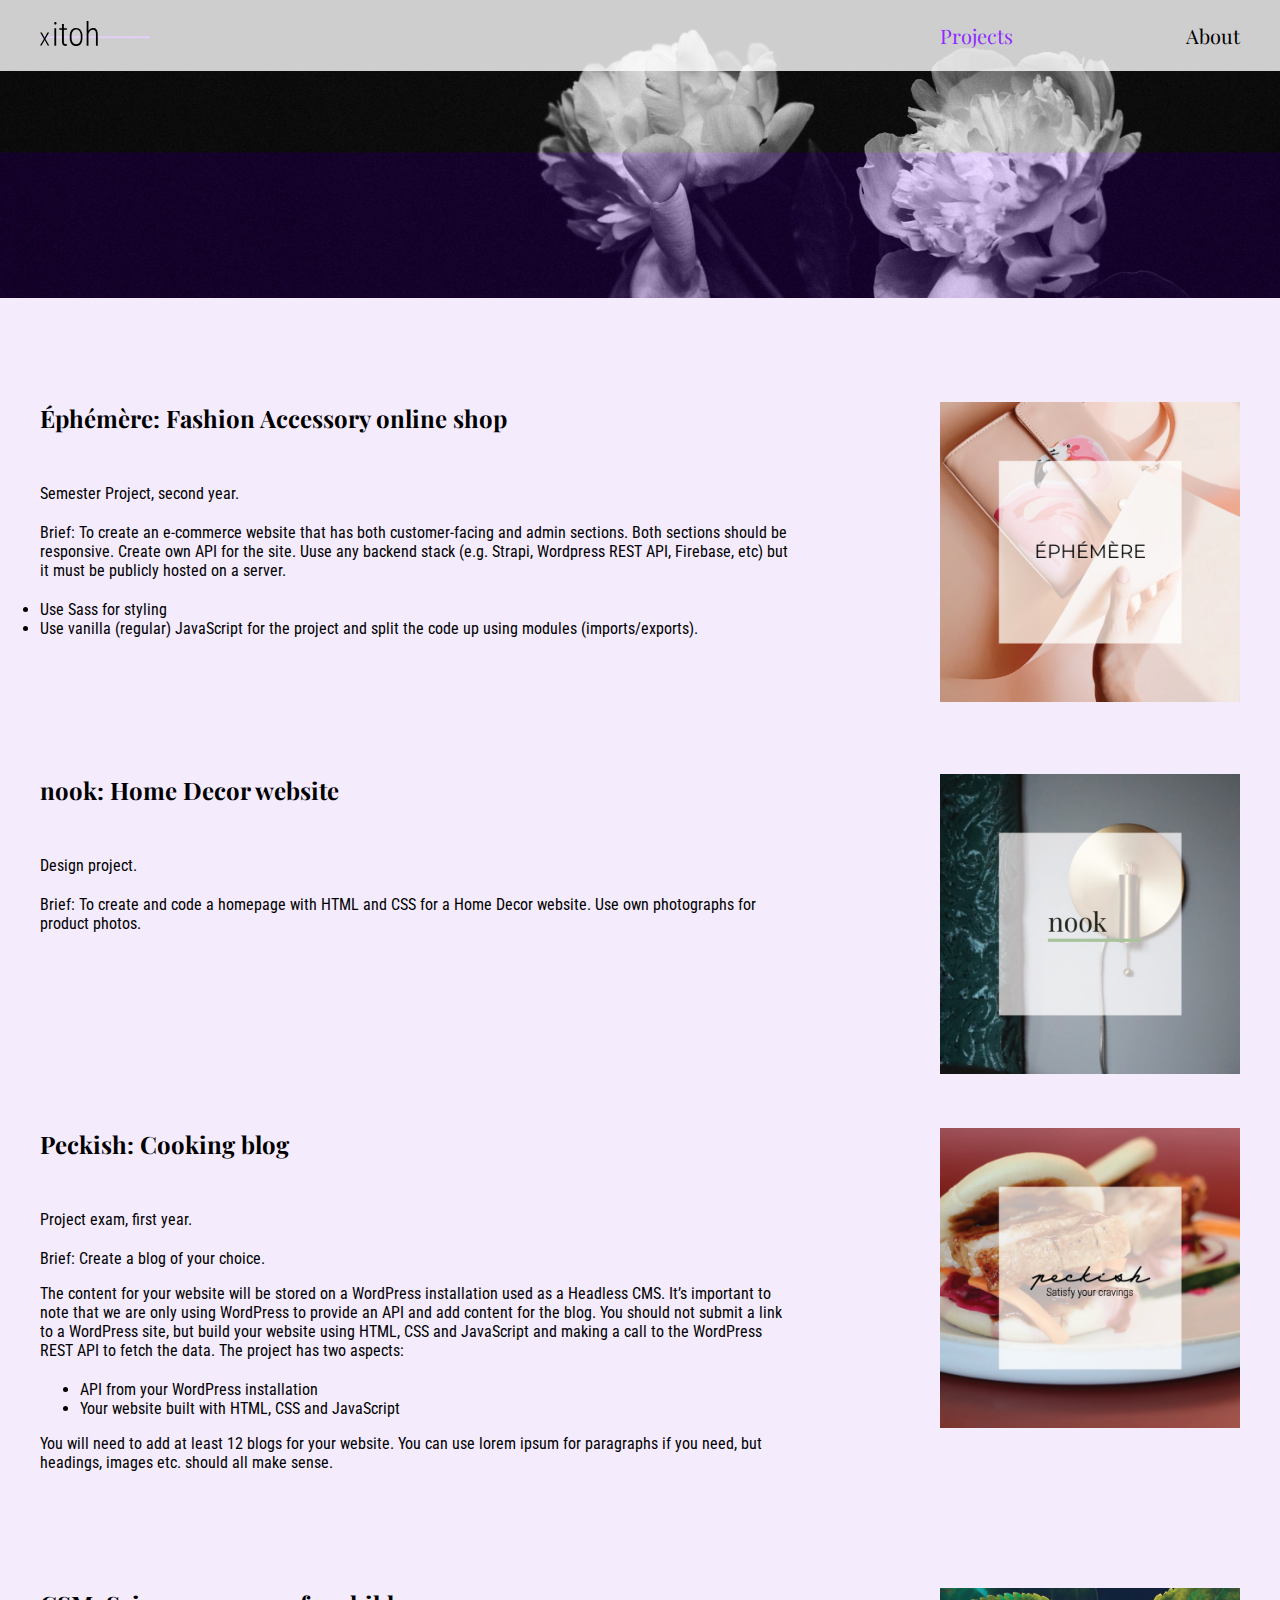
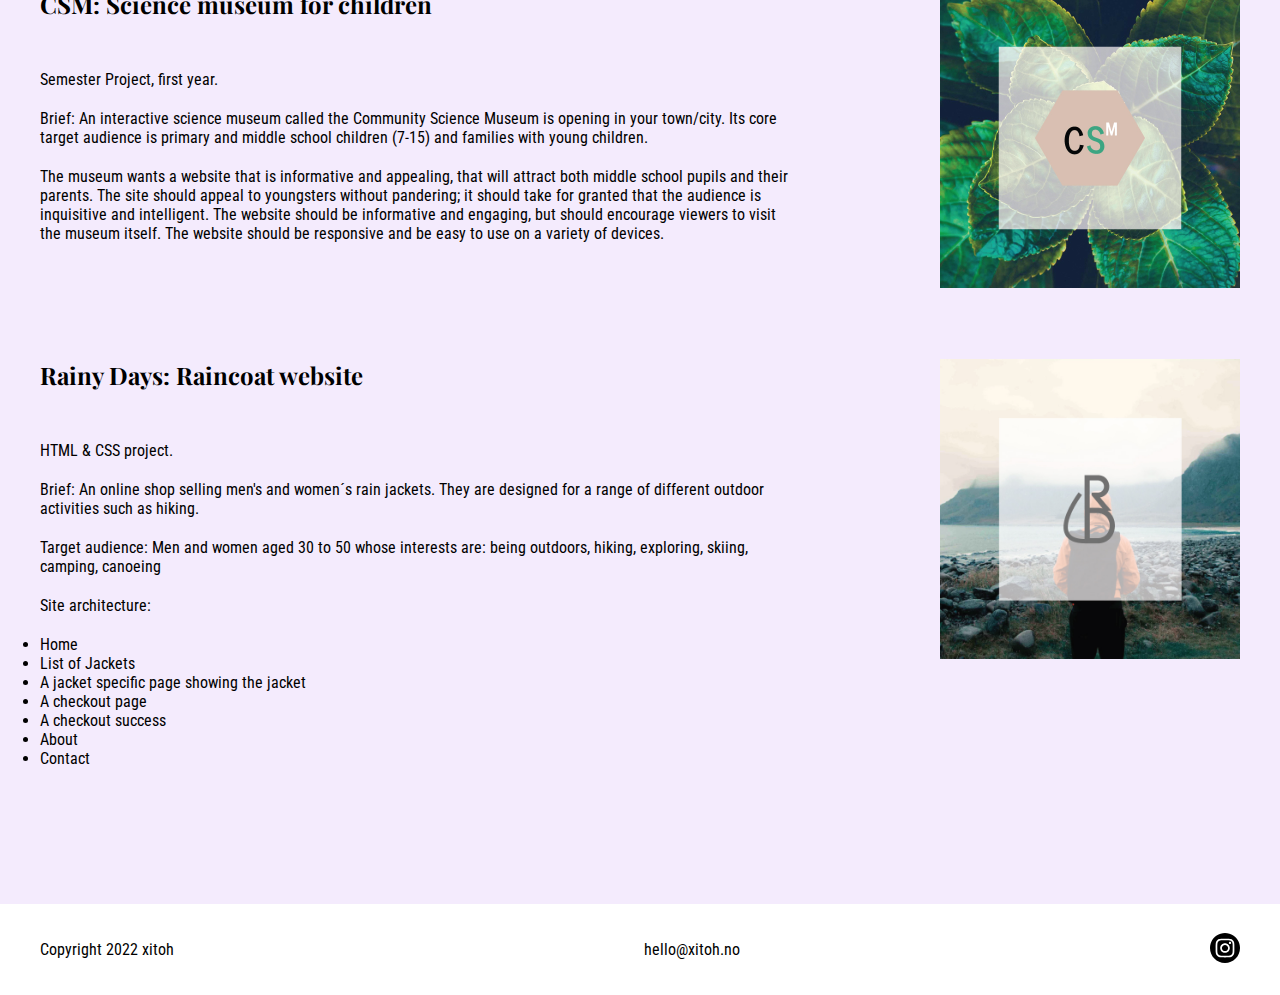
<file: projects.html>
<!DOCTYPE html>
<html lang="en">
  <head>
    <meta charset="UTF-8" />
    <meta name="viewport" content="width=device-width, initial-scale=1.0" />
    <meta
      name="description"
      content="xitoh | Design and front-end development"
    />
    <title>xitoh | Projects</title>
    <link href="css/style.css" rel="stylesheet" />
    <link rel="preconnect" href="https://fonts.googleapis.com" />
    <link rel="preconnect" href="https://fonts.gstatic.com" crossorigin />
    <link
      href="https://fonts.googleapis.com/css2?family=Playfair+Display&family=Roboto+Condensed:wght@300;400&display=swap"
      rel="stylesheet"
    />
  </head>

  <body class="gradient">
    <nav>
      <div class="menu container"></div>
    </nav>
    <section class="header">
      <img src="images/peony.jpg" />
    </section>
    <section class="projects__flex container">
      <div class="projects__flex--item">
        <div class="projects__flex--item--column1">
          <a href="rainydays.html"
            ><h2 class="projects__flex--item--header">
              Rainy Days: Raincoat website
            </h2></a
          >
          <p class="projects__flex--item--paragraph">
            HTML & CSS project. 
          </p>
          <p class="projects__flex--item--paragraph">
            Brief: An online shop selling men's and women´s rain jackets. They are designed for a range of different outdoor activities such as hiking.
          </p>
          <p class="projects__flex--item--paragraph">
            Target audience: 
            Men and women aged 30 to 50 whose interests are: being outdoors, hiking, exploring, skiing, camping, canoeing
          </p>
          <p class="projects__flex--item--paragraph">      
            Site architecture:
            <ul class="projects__flex--item--ul">
           <li> Home</li>
           <li> List of Jackets</li>
            <li>A jacket specific page showing the jacket</li>
            <li>A checkout page</li>
            <li>A checkout success</li>
            <li>About</li>
            <li>Contact</li>
          </ul>
          </p>
        </div>
        <div class="projects__flex--item--image">
          <a href="rainydays.html"
            ><img
              src="images/rainydays-details.jpg"
              alt="Rainy days detail page link"
          /></a>
        </div>
      </div>
      <div class="projects__flex--item">
        <div class="projects__flex--item--column1">
          <a href="csm.html">
            <h2 class="projects__flex--item--header">
              CSM: Science museum for children
            </h2>
          </a>
          <p class="projects__flex--item--paragraph">
            Semester Project, first year.</p>
            <p class="projects__flex--item--paragraph">
              Brief: An interactive science museum called the Community Science Museum is opening in your town/city. Its core target audience is primary and middle school children (7-15) and families with young children. </p>
              <p>The museum wants a website that is informative and appealing, that will attract both middle school pupils and their parents. The site should appeal to youngsters without pandering; it should take for granted that the audience is inquisitive and intelligent. The website should be informative and engaging, but should encourage viewers to visit the museum itself. The website should be responsive and be easy to use on a variety of devices.
            </p>
        </div>
        <div class="projects__flex--item--image">
          <a href="csm.html">
            <img
              src="images/csm-details.jpg"
              alt="Community Science Museum website link"
          /></a>
        </div>
      </div>
      <div class="projects__flex--item">
        <div class="projects__flex--item--column1">
          <a href="peckish.html">
            <h2 class="projects__flex--item--header">Peckish: Cooking blog</h2>
          </a>
          <p class="projects__flex--item--paragraph">
           Project exam, first year. </p>
          <p class="projects__flex--item--paragraph"></p>
           Brief: Create a blog of your choice. </p><p class="projects__flex--item--paragraph"> The content for your website will be stored on a WordPress installation used as a Headless CMS. It’s important to note that we are only using WordPress to provide an API and add content for the blog. You should not submit a link to a WordPress site, but build your website using HTML, CSS and JavaScript and making a call to the WordPress REST API to fetch the data.
           The project has two aspects:
            <ul><li>API from your WordPress installation</li>
            <li>Your website built with HTML, CSS and JavaScript
            </li>
          </ul>
           You will need to add at least 12 blogs for your website. You can use lorem ipsum for paragraphs if you need, but headings, images etc. should all make sense.
          </p>
        </div>
        <div class="projects__flex--item--image">
          <a href="peckish.html">
            <img src="images/peckish-details.jpg" alt="CPeckish Food blog link"
          /></a>
        </div>
      </div>
      <div class="projects__flex--item">
        <div class="projects__flex--item--column1">
          <a href="nook.html">
            <h2 class="projects__flex--item--header">nook: Home Decor website</h2>
          </a>
          <p class="projects__flex--item--paragraph">
            Design project. </p>
            <p class="projects__flex--item--paragraph">Brief: To create and code a homepage with HTML and CSS for a Home Decor website. Use own photographs for product photos.</p>
          </p>
        </div>
        <div class="projects__flex--item--image">
          <a href="nook.html">
            <img
              src="images/nook-details.jpg"
              alt="Nook Home decor website link"
          /></a>
        </div>
      </div>
      <div class="projects__flex--item">
        <div class="projects__flex--item--column1">
          <a href="ephemere.html">
            <h2 class="projects__flex--item--header">
              Éphémère: Fashion Accessory online shop
            </h2>
          </a>
          <p class="projects__flex--item--paragraph">Semester Project, second year.</p>
          <p class="projects__flex--item--paragraph">
            Brief: To create an e-commerce website that has both customer-facing
            and admin sections. Both sections should be responsive. Create own
            API for the site. Uuse any backend stack (e.g. Strapi, Wordpress
            REST API, Firebase, etc) but it must be publicly hosted on a server.
          </p>
            <ul class="projects__flex--item--ul">
              <li>Use Sass for styling</li>
              <li>Use vanilla (regular) JavaScript for the project and split the code up using modules (imports/exports).</li>
            </ul>
       
        </div>
        <div class="projects__flex--item--image">
          <a href="ephemere.html">
            <img src="images/ephemere-details.jpg" alt="ephemere website link"
          /></a>
        </div>
      </div>
    </section>

    <footer>
      <div class="footer footer__flex content-width">
        <p>Copyright 2022 xitoh</p>
        <p>hello@xitoh.no</p>
        <a href="http://instagram.com/xitoh"
          ><img
            class="footer__flex--icon"
            src="icons/instagram.svg"
            alt="instagram icon"
        /></a>
      </div>
    </footer>
    <script src="js/script.js" type="module"></script>
  </body>
</html>
</file>
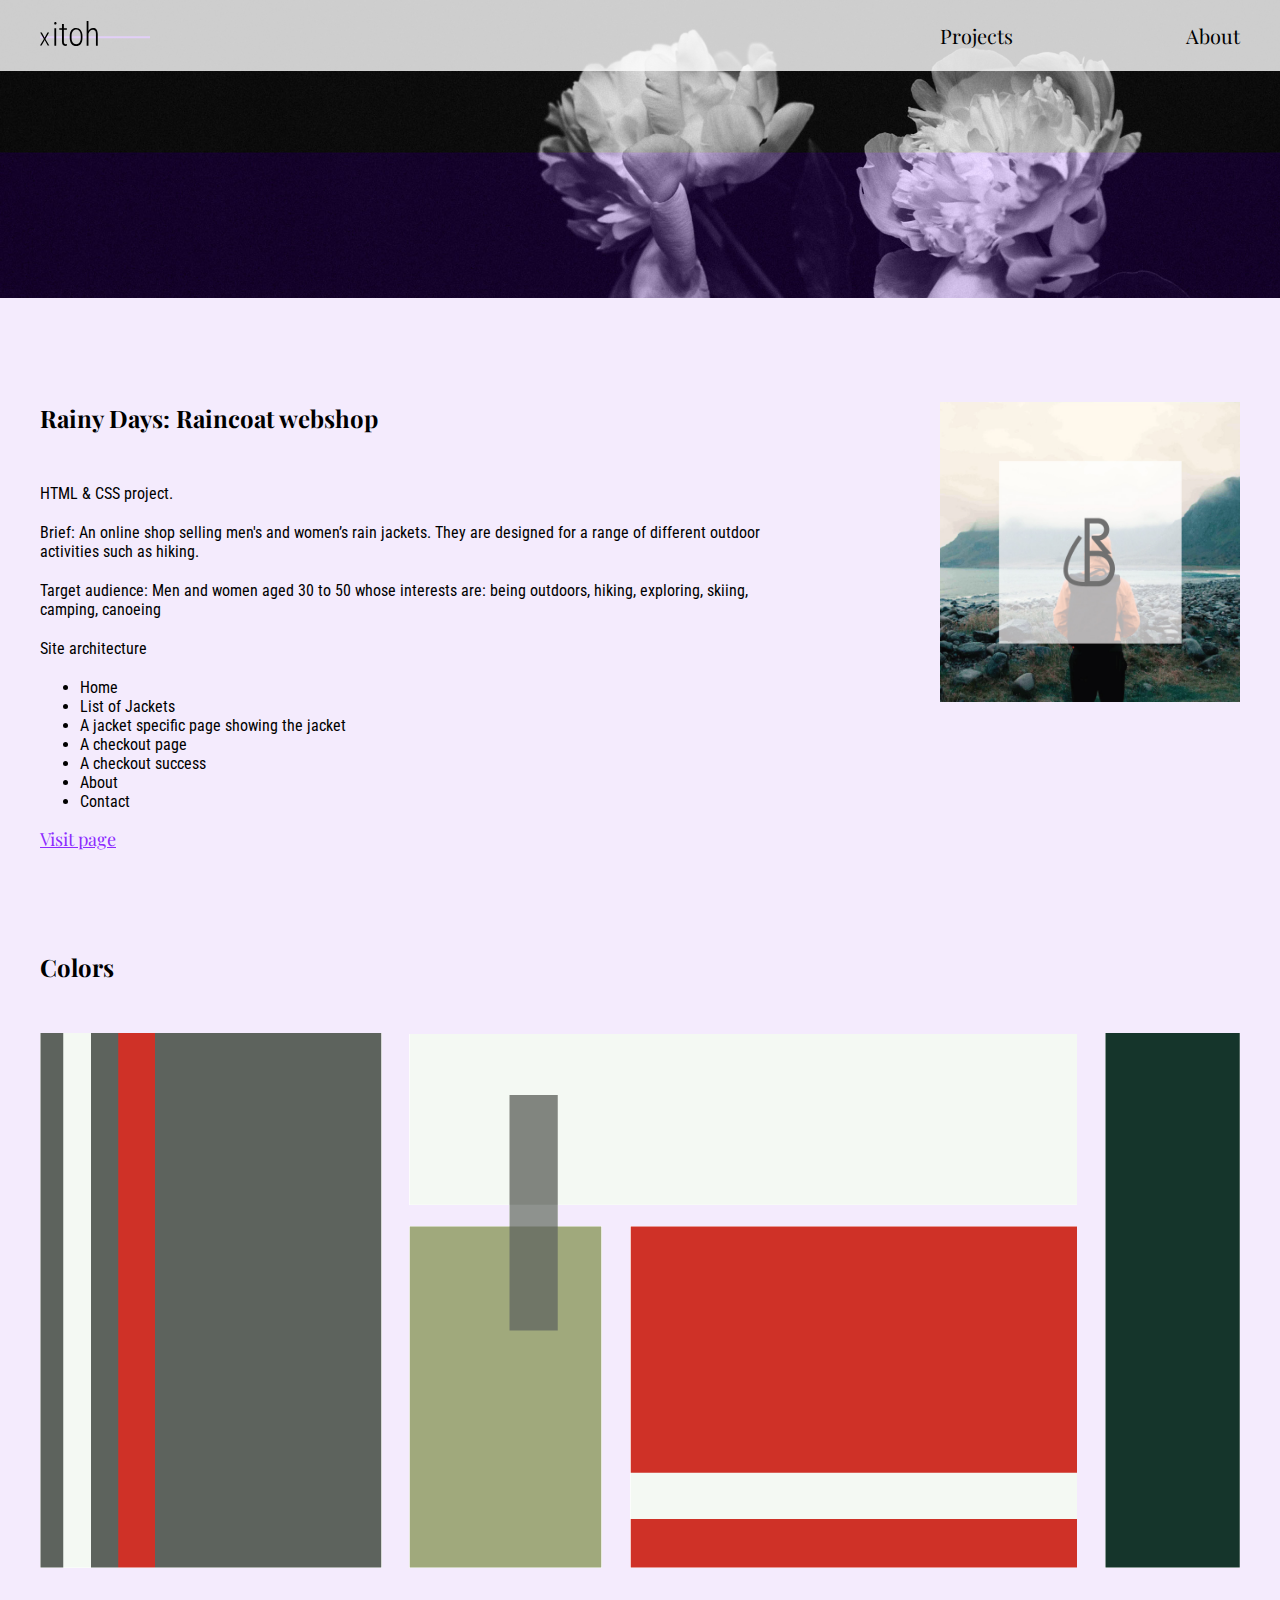
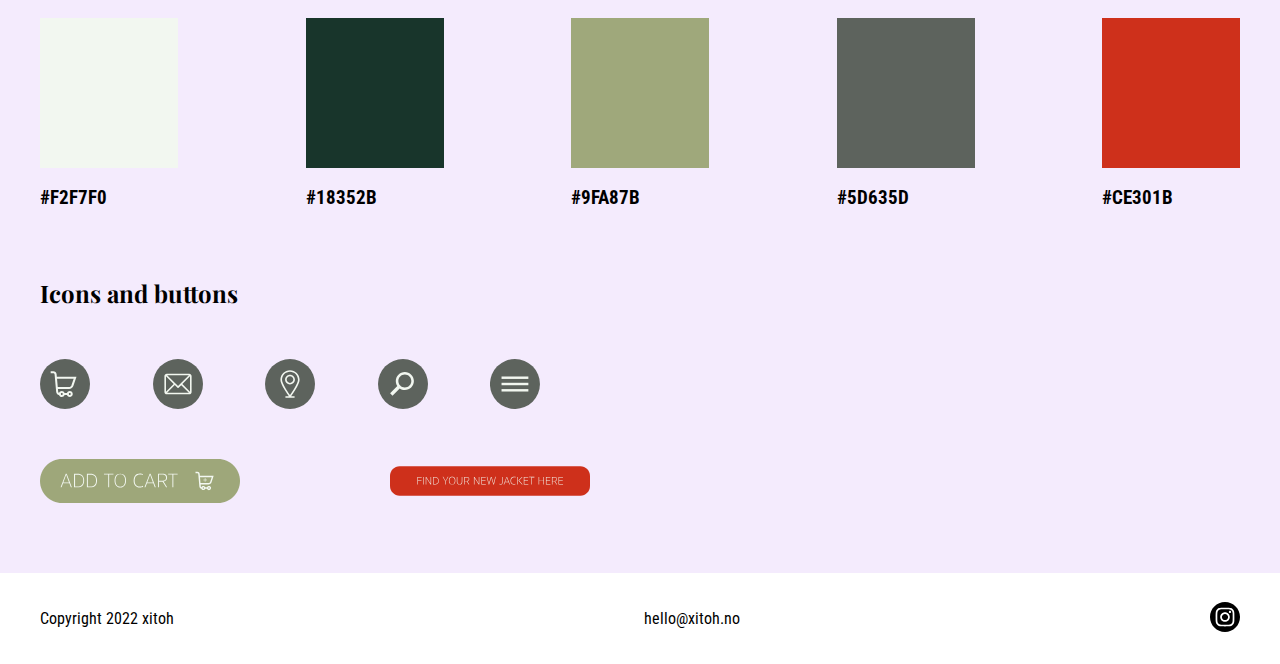
<file: rainydays.html>
<!DOCTYPE html>
<html lang="en">
  <head>
    <meta charset="UTF-8" />
    <meta name="viewport" content="width=device-width, initial-scale=1.0" />
    <meta name="description" content="xitoh | Rainy Days" />
    <title>xitoh | Rainy Days Home Decor</title>
    <link href="css/style.css" rel="stylesheet" />
    <link rel="preconnect" href="https://fonts.googleapis.com" />
    <link rel="preconnect" href="https://fonts.gstatic.com" crossorigin />
    <link
      href="https://fonts.googleapis.com/css2?family=Playfair+Display&family=Roboto+Condensed:wght@300;400&display=swap"
      rel="stylesheet"
    />
  </head>

  <body class="gradient">
    <nav>
      <div class="menu container"></div>
    </nav>
    <section class="header">
      <img src="images/peony.jpg" />
    </section>
    <section class="detail__flex container">
      <div class="projects__flex--item">
        <div class="projects__flex--item--column1">
          <a href="https://rainydays-lisa.netlify.app">
            <h2 class="projects__flex--item--header">
              Rainy Days: Raincoat webshop
            </h2>
          </a>
          <p class="projects__flex--item--paragraph">HTML & CSS project.</p>
          <p class="projects__flex--item--paragraph">
            Brief: An online shop selling men's and women’s rain jackets. They are designed for a range of different outdoor activities such as hiking.
          </p>
          <p class="projects__flex--item--paragraph">
            Target audience: 
            Men and women aged 30 to 50 whose interests are: being outdoors, hiking, exploring, skiing, camping, canoeing
          </p>
          <p class="projects__flex--item--paragraph">      
            Site architecture
            <ul>
           <li> Home</li>
           <li> List of Jackets</li>
            <li>A jacket specific page showing the jacket</li>
            <li>A checkout page</li>
            <li>A checkout success</li>
            <li>About</li>
            <li>Contact</li>
          </ul>
          </p>
          <a class="link" href="https://rainydays-lisa.netlify.app"
            >Visit page</a
          >
        </div>
        <div class="projects__flex--item--column2 projects__flex--item--image">
          <a href="https://rainydays-lisa.netlify.app">
            <img
              src="images/rainydays-details.jpg"
              alt="Rainy Days website link"
          /></a>
        </div>
      </div>
      <div class="projects__flex--item">
        <div class="projects__flex--item--colors">
          <h2 class="projects__flex--item--header">Colors</h2>
          <div class="projects__flex--item--colorsimg">
            <img src="images/colors-rainydays.png" />
          </div>
        </div>
      </div>
      <div class="projects__flex--item colorsamples">
        <div class="projects__flex--item--color-sample--div">
          <div class="projects__flex--item--color-sample F2F7F0"></div>
          <h3>#F2F7F0</h3>
        </div>
        <div class="projects__flex--item--color-sample--div">
          <div class="projects__flex--item--color-sample green-18352B"></div>
          <h3>#18352B</h3>
        </div>
        <div class="projects__flex--item--color-sample--div">
          <div class="projects__flex--item--color-sample green-9FA87B"></div>
          <h3>#9FA87B</h3>
        </div>
        <div class="projects__flex--item--color-sample--div">
          <div class="projects__flex--item--color-sample green-5D635D"></div>
          <h3>#5D635D</h3>
        </div>
        <div class="projects__flex--item--color-sample--div">
          <div class="projects__flex--item--color-sample CE301B"></div>
          <h3>#CE301B</h3>
        </div>
      </div>
      <h2 class="projects__flex--item--header">Icons and buttons</h2>
      <div class="projects__flex--item projects__flex--item--icons">
        <img class="projects-icons" src="icons/rainydays-icon-cart.svg" />
        <img class="projects-icons" src="icons/rainydays-icon-mail.svg" />
        <img class="projects-icons" src="icons/rainydays-icon-nav.svg" />
        <img class="projects-icons" src="icons/rainydays-icon-search.svg" />
        <img class="projects-icons" src="icons/rainydays-icon-menu.svg" />
      </div>
      <div class="projects__flex--item projects__flex--item--buttons">
        <img class="projects-icons" src="icons/rainydays-add-to-cart.svg" />
        <img class="projects-icons" src="icons/rainydays-shop.svg" />
      </div>
    </section>
    <footer>
      <div class="footer footer__flex content-width">
        <p>Copyright 2022 xitoh</p>
        <p>hello@xitoh.no</p>
        <a href="http://instagram.com/xitoh"
          ><img
            class="footer__flex--icon"
            src="icons/instagram.svg"
            alt="instagram icon"
        /></a>
      </div>
    </footer>
    <script src="js/script.js" type="module"></script>
  </body>
</html>
</file>
<file: css/style.css>
html,
body {
  height: 100%;
}

body {
  background-color: #f4ebfd;
  font-family: "Roboto Condensed", sans-serif;
  display: flex;
  flex-direction: column;
  margin: 0px;
}

.container {
  flex: 1 0 auto;
  width: 80%;
  margin: 0 auto;
}

@media screen and (min-width: 1200px) {
  .container {
    width: 1200px;
    margin: 0 auto;
  }
}

.content-width {
  width: 80%;
  margin: 0 auto;
}

@media screen and (min-width: 1200px) {
  .content-width {
    width: 1200px;
  }
}

.active {
  color: #8d2bff;
}

.link {
  color: #8d2bff;
  font-size: 18px;
  text-decoration: underline;
  margin-top: 30px;
}

.header img {
  height: 245px;
  width: 100%;
  max-width: 100%;
  position: relative;
  top: -100px;
  margin-bottom: -50px;
  object-fit: cover;
}

@media screen and (min-width: 1200px) {
  .header img {
    margin-bottom: 0;
    height: 327px;
  }
}

h1 {
  font-size: 26px;
  font-family: "Playfair Display", serif;
  margin: 0;
}

@media screen and (min-width: 1200px) {
  h1 {
    font-size: 46px;
  }
}

h2 {
  font-family: "Playfair Display", serif;
  font-size: 24px;
  margin: 0;
}

a {
  font-family: "Playfair Display", serif;
  text-decoration: none;
  color: black;
}

a:hover {
  color: #8d2bff;
}

p {
  font-family: "Roboto Condensed", sans-serif;
  font-size: 16px;
}

nav {
  background-color: rgba(255, 255, 255, 0.8);
  z-index: 2;
}

.menu {
  position: relative;
  padding: 20px 0;
  display: flex;
  justify-content: space-between;
  align-items: center;
}

@media screen and (min-width: 1200px) {
  .menu {
    padding: 12px 0;
  }
}

.menu__logo {
  width: 110px;
}

.menu__links {
  width: max-content;
  margin: 0 auto;
  background-color: #f4ebfd;
  font-size: 20px;
  position: absolute;
  top: 70px;
  padding: 30px 0;
}

@media screen and (min-width: 1200px) {
  .menu__links {
    display: flex;
    justify-content: space-between;
    background-color: rgba(255, 255, 255, 0);
    position: static;
    margin: 0;
    padding: 0;
  }
}

.menu__links li {
  list-style: none;
  width: 80%;
  margin: 0 auto;
}

@media screen and (min-width: 1200px) {
  .menu__links li {
    margin: 0;
    width: fit-content;
  }
}

.menu__links a {
  margin: 0 auto;
  display: block;
  padding: 10px 0;
}

.menu__links.expandMenu {
  display: none;
}

@media screen and (min-width: 1200px) {
  .menu__links.expandMenu {
    display: flex;
    justify-content: space-between;
  }
}

.menu__links.full-width {
  width: 100vw;
  left: 50%;
  transform: translateX(-50%);
}

@media screen and (min-width: 1200px) {
  .menu__links.full-width {
    width: 300px;
    transform: none;
  }
}

.menu__hamburger {
  cursor: pointer;
}

@media screen and (min-width: 1200px) {
  .menu__hamburger {
    display: none;
  }
}

.index-section__1 {
  position: relative;
  margin-bottom: 50px;
}

@media screen and (min-width: 1200px) {
  .index-section__1 {
    margin-bottom: -50px;
  }
}

.index-section__1--photo {
  z-index: -1;
  background-image: url("../images/index-photo.jpg");
  background-position: center;
  background-repeat: no-repeat;
  background-size: cover;
  height: 450px;
  position: relative;
  top: -70px;
}

@media screen and (min-width: 1200px) {
  .index-section__1--photo {
    height: 1500px;
    margin-bottom: -70px;
  }
}

.index-section__1--text {
  width: 80%;
  position: absolute;
  top: 60px;
  right: 0;
  left: 0;
  margin: 0 auto;
  background-color: #f4ebfd;
  padding: 25px 17px;
  line-height: 1.6;
}

@media screen and (min-width: 1200px) {
  .index-section__1--text {
    margin: 0;
    top: 150px;
    right: auto;
    left: auto;
    width: 465px;
    height: 230px;
    padding: 25px 20px;
  }
}

.index-section__1--fullwidth {
  margin: auto;
  position: relative;
}

@media screen and (min-width: 1200px) {
  .index-section__1--fullwidth {
    position: absolute;
    left: 0;
    right: 0;
    bottom: 0;
    top: 150px;
    flex-direction: row;
    height: 500px;
    background-color: rgba(255, 255, 255, 0.9);
  }
}

.index-section__1--featured {
  display: flex;
  flex-direction: column;
}

@media screen and (min-width: 1200px) {
  .index-section__1--featured {
    flex-direction: row;
    justify-content: space-between;
  }
}

.index-section__1--featuredproject {
  margin: 0 auto 60px;
  width: 100%;
}

@media screen and (min-width: 1200px) {
  .index-section__1--featuredproject {
    margin: 0;
    width: 250px;
  }
}

.index-section__1--featuredproject h2 {
  margin-top: 25px;
}

.index-section__1--featuredproject--image {
  width: 100%;
}

@media screen and (min-width: 1200px) {
  .index-section__1--featuredproject--image {
    margin-top: 60px;
    width: 250px;
    height: 250px;
  }
}

.index-section__2--photo {
  position: relative;
  z-index: 2;
  background-image: url("../images/peony.jpg");
  background-position: center;
  background-repeat: no-repeat;
  background-size: cover;
  height: 240px;
}

@media screen and (min-width: 1200px) {
  .index-section__2--photo {
    top: -200px;
    margin-bottom: -200px;
    height: 510px;
  }
}

.index-section__3 {
  position: relative;
  background-color: #f4ebfd;
}

.index-section__3--flex {
  display: flex;
  flex-direction: column;
  padding: 100px 0;
}

@media screen and (min-width: 1200px) {
  .index-section__3--flex {
    flex-direction: row;
    gap: 80px;
    padding: 150px 0;
  }
}

.index-section__3--flex--item1 img {
  width: 100%;
}

@media screen and (min-width: 1200px) {
  .index-section__3--flex--item1 img {
    width: auto;
  }
}

footer {
  background-color: white;
  padding: 20px 0;
}

.footer__flex {
  display: flex;
  flex-direction: column;
  margin: 0 auto;
  text-align: center;
}

@media screen and (min-width: 1200px) {
  .footer__flex {
    flex-direction: row;
    justify-content: space-between;
    align-items: center;
    text-align: left;
  }
}

.footer__flex--icon {
  width: 30px;
  height: 30px;
}

.projects__flex {
  display: flex;
  flex-direction: column-reverse;
}

.projects__flex--item {
  display: flex;
  flex-direction: column;
  margin-bottom: 50px;
}

@media screen and (min-width: 1200px) {
  .projects__flex--item {
    flex-direction: row;
    justify-content: space-between;
    position: relative;
    gap: 150px;
  }
}

.projects__flex--item--header {
  margin-bottom: 30px;
}

@media screen and (min-width: 1200px) {
  .projects__flex--item--header {
    margin-bottom: 50px;
  }
}

.projects__flex--item--paragraph {
  margin-bottom: 20px;
}

.projects__flex--item--ul {
  padding: 0 0 20px;
}

.projects__flex--item--image img {
  width: 100%;
}

@media screen and (min-width: 1200px) {
  .projects__flex--item--image img {
    width: 300px;
  }
}

.projects__flex--item--column1 {
  margin-bottom: 50px;
}

@media screen and (min-width: 1200px) {
  .projects__flex--item--colorsimg {
    overflow: hidden;
    width: 1200px;
    height: 535px;
  }
}

.projects__flex--item--colorsimg img {
  width: 100%;
}

@media screen and (min-width: 1200px) {
  .projects__flex--item--colorsimg img {
    height: 1200px;
    width: 535px;
    transform: translateX(-100%) rotate(-90deg);
    transform-origin: top right;
  }
}

.projects__flex--item.colorsamples, .projects__flex--item--icons {
  flex-direction: row;
  gap: 10px;
  flex-wrap: wrap;
}

.projects__flex--item--color-sample {
  width: 138px;
  height: 150px;
}

.projects__flex--item--color-sample.F7F3EE {
  background-color: #f7f3ee;
}

.projects__flex--item--color-sample.EADCCE {
  background-color: #eadcce;
}

.projects__flex--item--color-sample.B7856D {
  background-color: #b7856d;
}

.projects__flex--item--color-sample.EEC3B4 {
  background-color: #eec3b4;
}

.projects__flex--item--color-sample.E6E4E2 {
  background-color: #e6e4e2;
}

.projects__flex--item--color-sample.black {
  background-color: #1f1a10;
}

.projects__flex--item--color-sample.F8F8F8 {
  background-color: #f8f8f8;
}

.projects__flex--item--color-sample.FFF3ED {
  background-color: #fff3ed;
}

.projects__flex--item--color-sample.E5E5E5 {
  background-color: #e5e5e5;
}

.projects__flex--item--color-sample.E8E1D9 {
  background-color: #e8e1d9;
}

.projects__flex--item--color-sample.green-86a479 {
  background-color: #86a479;
}

.projects__flex--item--color-sample.black-1F2115 {
  background-color: #1f2115;
}

.projects__flex--item--color-sample.FFF3EB {
  background-color: #fff3eb;
}

.projects__flex--item--color-sample.F1DDCF {
  background-color: #f1ddcf;
}

.projects__flex--item--color-sample.FFBEB5 {
  background-color: #ffbeb5;
}

.projects__flex--item--color-sample.FF8676 {
  background-color: #ff8676;
}

.projects__flex--item--color-sample.FDFBDD {
  background-color: #fdfbdd;
}

.projects__flex--item--color-sample.FFF476 {
  background-color: #fff476;
}

.projects__flex--item--color-sample.B4D0AC {
  background-color: #b4d0ac;
}

.projects__flex--item--color-sample.E5F5E1 {
  background-color: #e5f5e1;
}

.projects__flex--item--color-sample.D8BFB1 {
  background-color: #d8bfb1;
}

.projects__flex--item--color-sample.green-5CAB8B {
  background-color: #5cab8b;
}

.projects__flex--item--color-sample.green-6BD1C4 {
  background-color: #6bd1c4;
}

.projects__flex--item--color-sample.black-000000 {
  background-color: #000000;
}

.projects__flex--item--color-sample.EC665E {
  background-color: #ec665e;
}

.projects__flex--item--color-sample.F5C85F {
  background-color: #f5c85f;
}

.projects__flex--item--color-sample.purple-7C38B2 {
  background-color: #7c38b2;
}

.projects__flex--item--color-sample.blue-3D718C {
  background-color: #3d718c;
}

.projects__flex--item--color-sample.F2F7F0 {
  background-color: #f2f7f0;
}

.projects__flex--item--color-sample.green-18352B {
  background-color: #18352b;
}

.projects__flex--item--color-sample.green-9FA87B {
  background-color: #9fa87b;
}

.projects__flex--item--color-sample.green-5D635D {
  background-color: #5d635d;
}

.projects__flex--item--color-sample.CE301B {
  background-color: #ce301b;
}

.projects__flex--item--icons {
  max-width: 500px;
}

.projects__flex--item--icons img {
  width: 50px;
}

.projects__flex--item--buttons {
  max-width: 500px;
}

.projects__flex--item--buttons img {
  width: 200px;
  margin-bottom: 20px;
}

.about-section--flex {
  display: flex;
  flex-direction: column;
  padding: 50px 0;
}

@media screen and (min-width: 1200px) {
  .about-section--flex {
    flex-direction: row;
    gap: 80px;
    padding: 100px 0;
  }
}

.about-section--flex--item1 img {
  width: 100%;
  margin-bottom: 30px;
}

@media screen and (min-width: 1200px) {
  .about-section--flex--item1 img {
    width: auto;
  }
}
</file>
